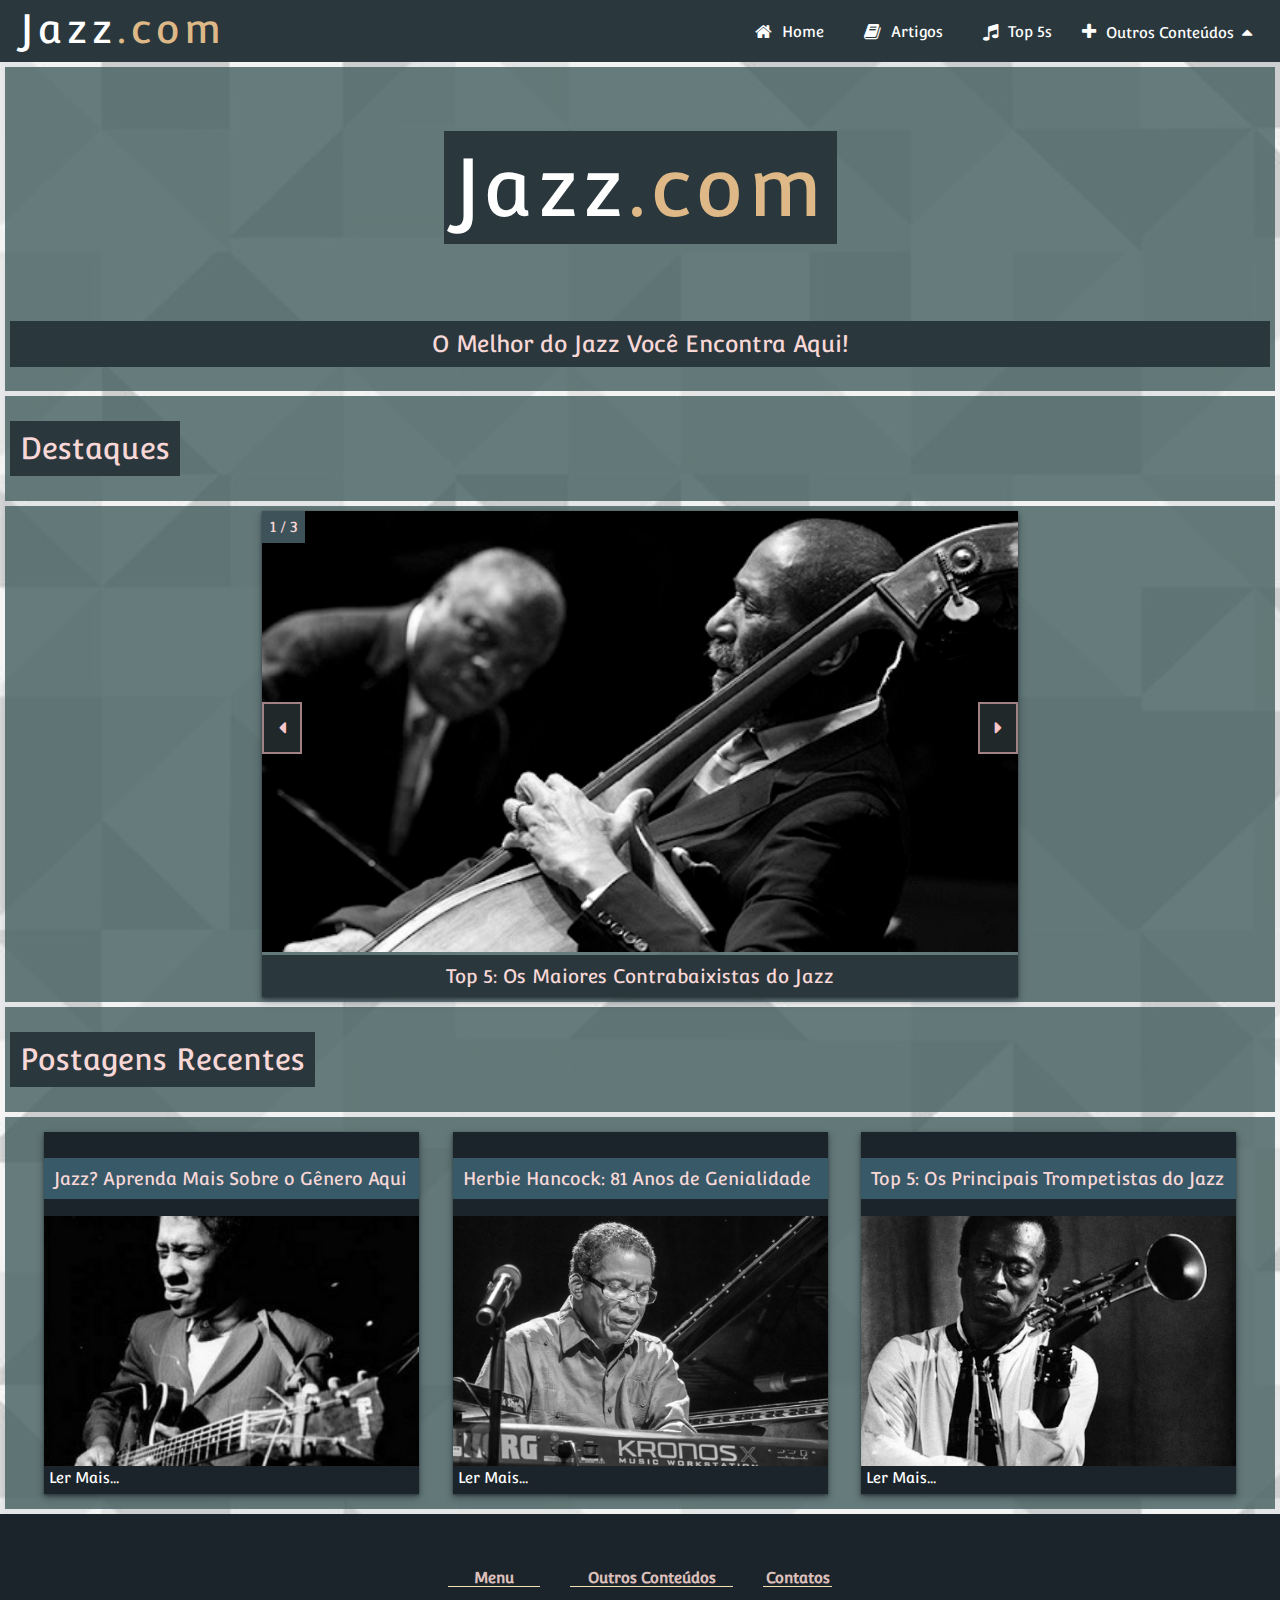
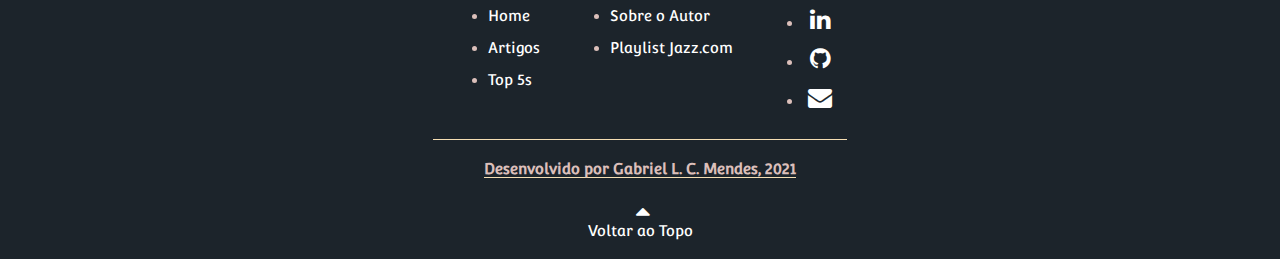
<file: index.html>
<!DOCTYPE html>
<html lang="en">

<head>
  <meta charset="UTF-8">
  <meta http-equiv="X-UA-Compatible" content="IE=edge">
  <meta name="viewport" content="width=device-width, initial-scale=1.0">
  <link rel="stylesheet" type="text/css" href="css/estilo_header.css">
  <link rel="stylesheet" type="text/css" href="css/estilo_corpo.css">
  <link rel="stylesheet" type="text/css" href="css/estilo_banner.css">
  <link rel="stylesheet" href="https://fonts.googleapis.com/icon?family=Material+Icons">
  <link rel="stylesheet" href="https://cdnjs.cloudflare.com/ajax/libs/font-awesome/4.7.0/css/font-awesome.min.css">
  <link rel="shortcut icon" href="img/favicon.png" type="image/x-icon">
  <title>Jazz.com</title>
</head>

<body>

  <div id="header">

    <div id="logo">
      <a href="index.html">Jazz<span>.com</span></a>
    </div>

    <div class="menu" id="my_menu">

      <div class="menu_content">
        <a href="index.html"><i class="fa fa-home"></i>Home</a>
        <a href="artigos.html"><i class="fa fa-book"></i>Artigos</a>
        <a href="top5s.html"><i class="fa fa-music" aria-hidden="true"></i>
          Top 5s</a>

        <div class="dropdown" onmouseenter="mouseenter()" onmouseleave="hide_dropdown()" onclick="show_hide()">
          <button class="btt_dropdown" id="dropdown"><i class="fa fa-plus" aria-hidden="true"></i>Outros Conteúdos<i
              class="fa fa-caret-up">
            </i>
          </button>

          <div class="dropdown_content">
            <a href="gabriel.html"><i class="fa fa-user" aria-hidden="true"></i>Sobre o Autor</a>
            <a href="https://open.spotify.com/playlist/6j4eMju090KIsAgsbShxAk?si=f2cde002cc424899" target="_blank"
              rel="noopener noreferrer"> <i class="fa fa-spotify"></i>Playlist Jazz.com
            </a>
          </div>

        </div>

      </div>
      <a href="#" onclick="show_menu()" class="menu_btt">
        <i class="material-icons" style="font-size:40px;"> menu</i>
      </a>
    </div>

  </div>

  <div class="container title_container">

    <div id="logo">
      <h1> <a href="index.html">Jazz<span>.com</span></a></h1>
    </div>
    <h2>O Melhor do Jazz Você Encontra Aqui! </h2>

  </div>

  <div class="container title_container">
    <h1>Destaques </h1>
  </div>

  <div class="container">

    <div id="img_container">
      <div class="wall">
        <a href="listabaixo.html">
          <div class="n_text"> 1 / 3 </div>
          <img src="img/banner/bannerbaixo.jpg">
          <div class="i_text"> Top 5: Os Maiores Contrabaixistas do Jazz</div>
        </a>
      </div>

      <div class="wall">
        <a href="listatrompete.html">
          <div class="n_text"> 2 / 3 </div>
          <img src="img/banner/bannertrompete.jpg">
          <div class="i_text"> Top 5: Os Principais Trompetistas do Jazz</div>
        </a>
      </div>

      <div class="wall">
        <a href="herbie.html">
          <div class="n_text"> 3 / 3 </div>
          <img src="img/banner/bannerherbie.jpg">
          <div class="i_text"> Herbie Hancock: 81 Anos de Genialidade</div>
        </a>
      </div>
      <a class="prev" onclick="nextSlide(-1)"><i class="fa fa-caret-left"></i> </a>
      <a class="next" onclick="nextSlide(1)"><i class="fa fa-caret-right"></i> </a>

    </div>

  </div>

  <div class="container title_container">
    <h1>Postagens Recentes</h1>
  </div>

  <div class="container item_container">

    <div class="item">
      <a href="jazz.html">
        <h3>Jazz? Aprenda Mais Sobre o Gênero Aqui</h3>
        <img src="img/jazz.jpg">
        <span>Ler Mais...</span>
      </a>
    </div>

    <div class="item">
      <a href="herbie.html">
        <h3>Herbie Hancock: 81 Anos de Genialidade</h3>
        <img src="img/herbie.jpg">
        <span>Ler Mais...</span>
      </a>
    </div>

    <div class="item">
      <a href="listatrompete.html">
        <h3>Top 5: Os Principais Trompetistas do Jazz</h3>
        <img src="img/trompete.jpg">
        <span>Ler Mais...</span>
      </a>
    </div>

  </div>

  <div id="footer">

    <div class="footer_content">

      <div class="footer_menu">
        <h4>Menu</h4>
        <ul>
          <li> <a href="index.html">Home</a></li>
        </ul>
        <ul>
          <li> <a href="artigos.html">Artigos</a></li>
        </ul>
        <ul>
          <li> <a href="top5s.html">Top 5s</a></li>
        </ul>
      </div>

      <div class="footer_menu">
        <h4>Outros Conteúdos</h4>
        <ul>
          <li> <a href="gabriel.html">Sobre o Autor</a></li>
        </ul>
        <ul>
          <li> <a href="https://open.spotify.com/playlist/6j4eMju090KIsAgsbShxAk?si=f2cde002cc424899" target="_blank"
              rel="noopener noreferrer">Playlist Jazz.com </a></li>
        </ul>
      </div>

      <div class="footer_menu">
        <h4>Contatos</h4>
        <ul>
          <li> <a href="https://www.linkedin.com/in/gabriel-lucas-c-mendes-2a8ab9187/" target="_blank"
              rel="noopener noreferrer">
              <i class="fa fa-linkedin" aria-hidden="true"></i>
            </a></li>
        </ul>
        <ul>
          <li> <a href="https://github.com/gabrielmendes100" target="_blank" rel="noopener noreferrer">
              <i class="fa fa-github" aria-hidden="true"></i>
            </a></li>
        </ul>
        <ul>
          <li> <a href="mailto: gabriel.lucascolangelo@gmail.com">
              <i class="fa fa-envelope" aria-hidden="true"></i>
            </a></li>
        </ul>
      </div>

    </div>
    <h4>Desenvolvido por Gabriel L. C. Mendes, 2021</h4>

    <a href="#"> <i class="fa fa-caret-up"></i>
      Voltar ao Topo
    </a>

  </div>

</body>

<script src="js/banner.js"></script>
<script src="js/menu.js"></script>

</html>
</file>
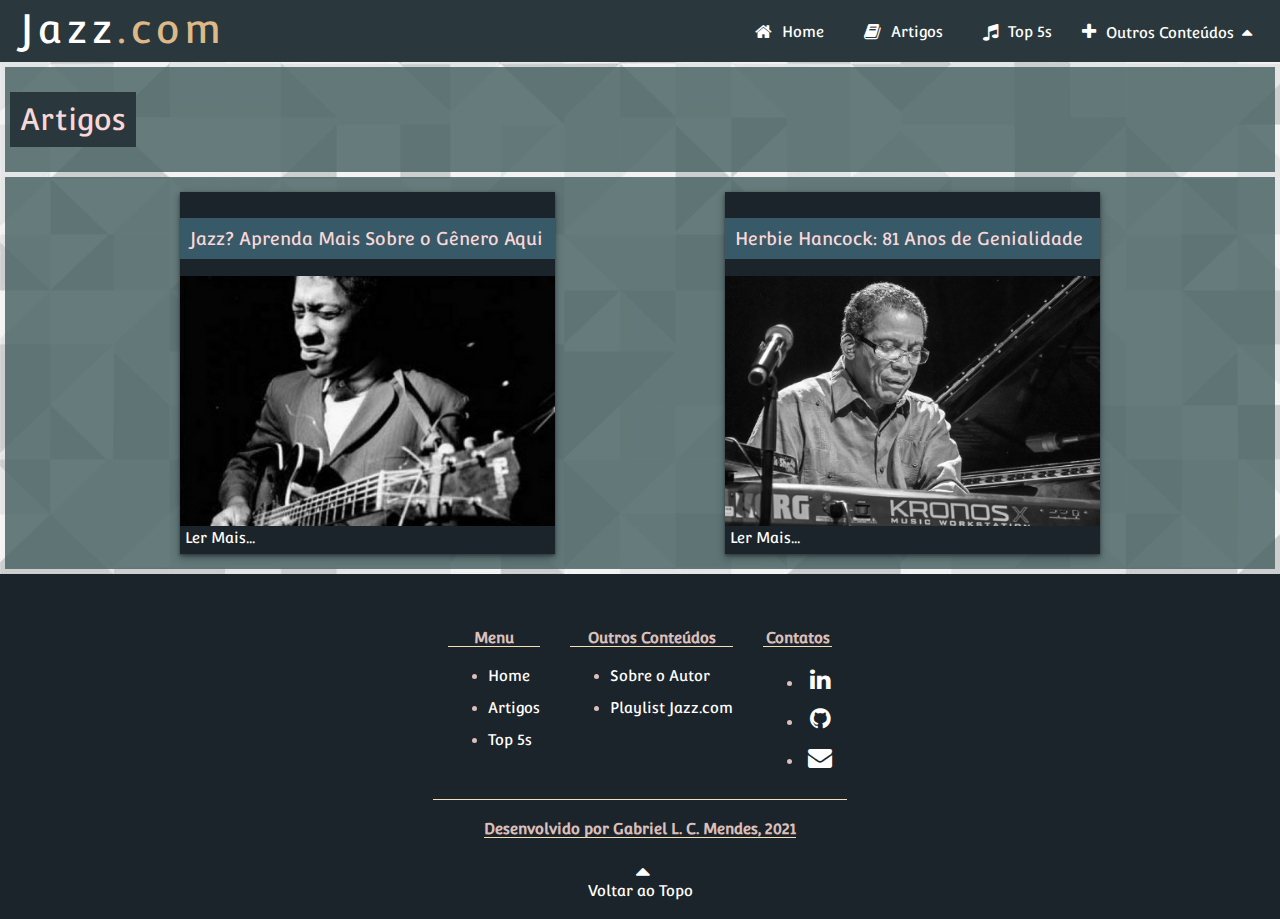
<file: artigos.html>
<!DOCTYPE html>
<html lang="en">

<head>
  <meta charset="UTF-8">
  <meta http-equiv="X-UA-Compatible" content="IE=edge">
  <meta name="viewport" content="width=device-width, initial-scale=1.0">
  <link rel="stylesheet" type="text/css" href="css/estilo_header.css">
  <link rel="stylesheet" type="text/css" href="css/estilo_corpo.css">
  <link rel="stylesheet" type="text/css" href="css/estilo_banner.css">
  <link rel="stylesheet" href="https://fonts.googleapis.com/icon?family=Material+Icons">
  <link rel="stylesheet" href="https://cdnjs.cloudflare.com/ajax/libs/font-awesome/4.7.0/css/font-awesome.min.css">
  <link rel="shortcut icon" href="img/favicon.png" type="image/x-icon">
  <title>Jazz.com</title>
</head>

<body>

  <div id="header">

    <div id="logo">
      <a href="index.html">Jazz<span>.com</span></a>
    </div>

    <div class="menu" id="my_menu">

      <div class="menu_content">
        <a href="index.html"><i class="fa fa-home"></i>Home</a>
        <a href="artigos.html"><i class="fa fa-book"></i>Artigos</a>
        <a href="top5s.html"><i class="fa fa-music" aria-hidden="true"></i>
          Top 5s</a>

        <div class="dropdown" onmouseenter="mouseenter()" onmouseleave="hide_dropdown()" onclick="show_hide()">
          <button class="btt_dropdown" id="dropdown"><i class="fa fa-plus" aria-hidden="true"></i>Outros Conteúdos<i
              class="fa fa-caret-up">
            </i>
          </button>

          <div class="dropdown_content">
            <a href="gabriel.html"><i class="fa fa-user" aria-hidden="true"></i>Sobre o Autor</a>
            <a href="https://open.spotify.com/playlist/6j4eMju090KIsAgsbShxAk?si=f2cde002cc424899" target="_blank"
              rel="noopener noreferrer"> <i class="fa fa-spotify"></i> Playlist Jazz.com
            </a>
          </div>

        </div>

      </div>
      <a href="#" onclick="show_menu()" class="menu_btt">
        <i class="material-icons" style="font-size:40px;"> menu</i>
      </a>

    </div>

  </div>

  <div class="container title_container">
    <h1>Artigos</h1>
  </div>

  <div class="container item_container">

    <div class="item">
      <a href="jazz.html">
        <h3>Jazz? Aprenda Mais Sobre o Gênero Aqui</h3>
        <img src="img/jazz.jpg">
        <span>Ler Mais...</span>
      </a>
    </div>

    <div class="item">
      <a href="herbie.html">
        <h3>Herbie Hancock: 81 Anos de Genialidade</h3>
        <img src="img/herbie.jpg">
        <span>Ler Mais...</span>
      </a>
    </div>

  </div>

  <div id="footer">

    <div class="footer_content">

      <div class="footer_menu">
        <h4>Menu</h4>
        <ul>
          <li> <a href="index.html">Home</a></li>
        </ul>
        <ul>
          <li> <a href="artigos.html">Artigos</a></li>
        </ul>
        <ul>
          <li> <a href="top5s.html">Top 5s</a></li>
        </ul>
      </div>

      <div class="footer_menu">
        <h4>Outros Conteúdos</h4>
        <ul>
          <li> <a href="gabriel.html">Sobre o Autor</a></li>
        </ul>
        <ul>
          <li> <a href="https://open.spotify.com/playlist/6j4eMju090KIsAgsbShxAk?si=f2cde002cc424899" target="_blank"
              rel="noopener noreferrer">Playlist Jazz.com </a></li>
        </ul>
      </div>

      <div class="footer_menu">
        <h4>Contatos</h4>
        <ul>
          <li> <a href="https://www.linkedin.com/in/gabriel-lucas-c-mendes-2a8ab9187/" target="_blank"
              rel="noopener noreferrer">
              <i class="fa fa-linkedin" aria-hidden="true"></i>
            </a></li>
        </ul>
        <ul>
          <li> <a href="https://github.com/gabrielmendes100" target="_blank" rel="noopener noreferrer">
              <i class="fa fa-github" aria-hidden="true"></i>
            </a></li>
        </ul>
        <ul>
          <li> <a href="mailto: gabriel.lucascolangelo@gmail.com">
              <i class="fa fa-envelope" aria-hidden="true"></i>
            </a></li>
        </ul>
      </div>

    </div>
    <h4>Desenvolvido por Gabriel L. C. Mendes, 2021</h4>

    <a href="#"> <i class="fa fa-caret-up"></i>
      Voltar ao Topo
    </a>

  </div>

</body>

<script src="js/menu.js"></script>

</html>
</file>
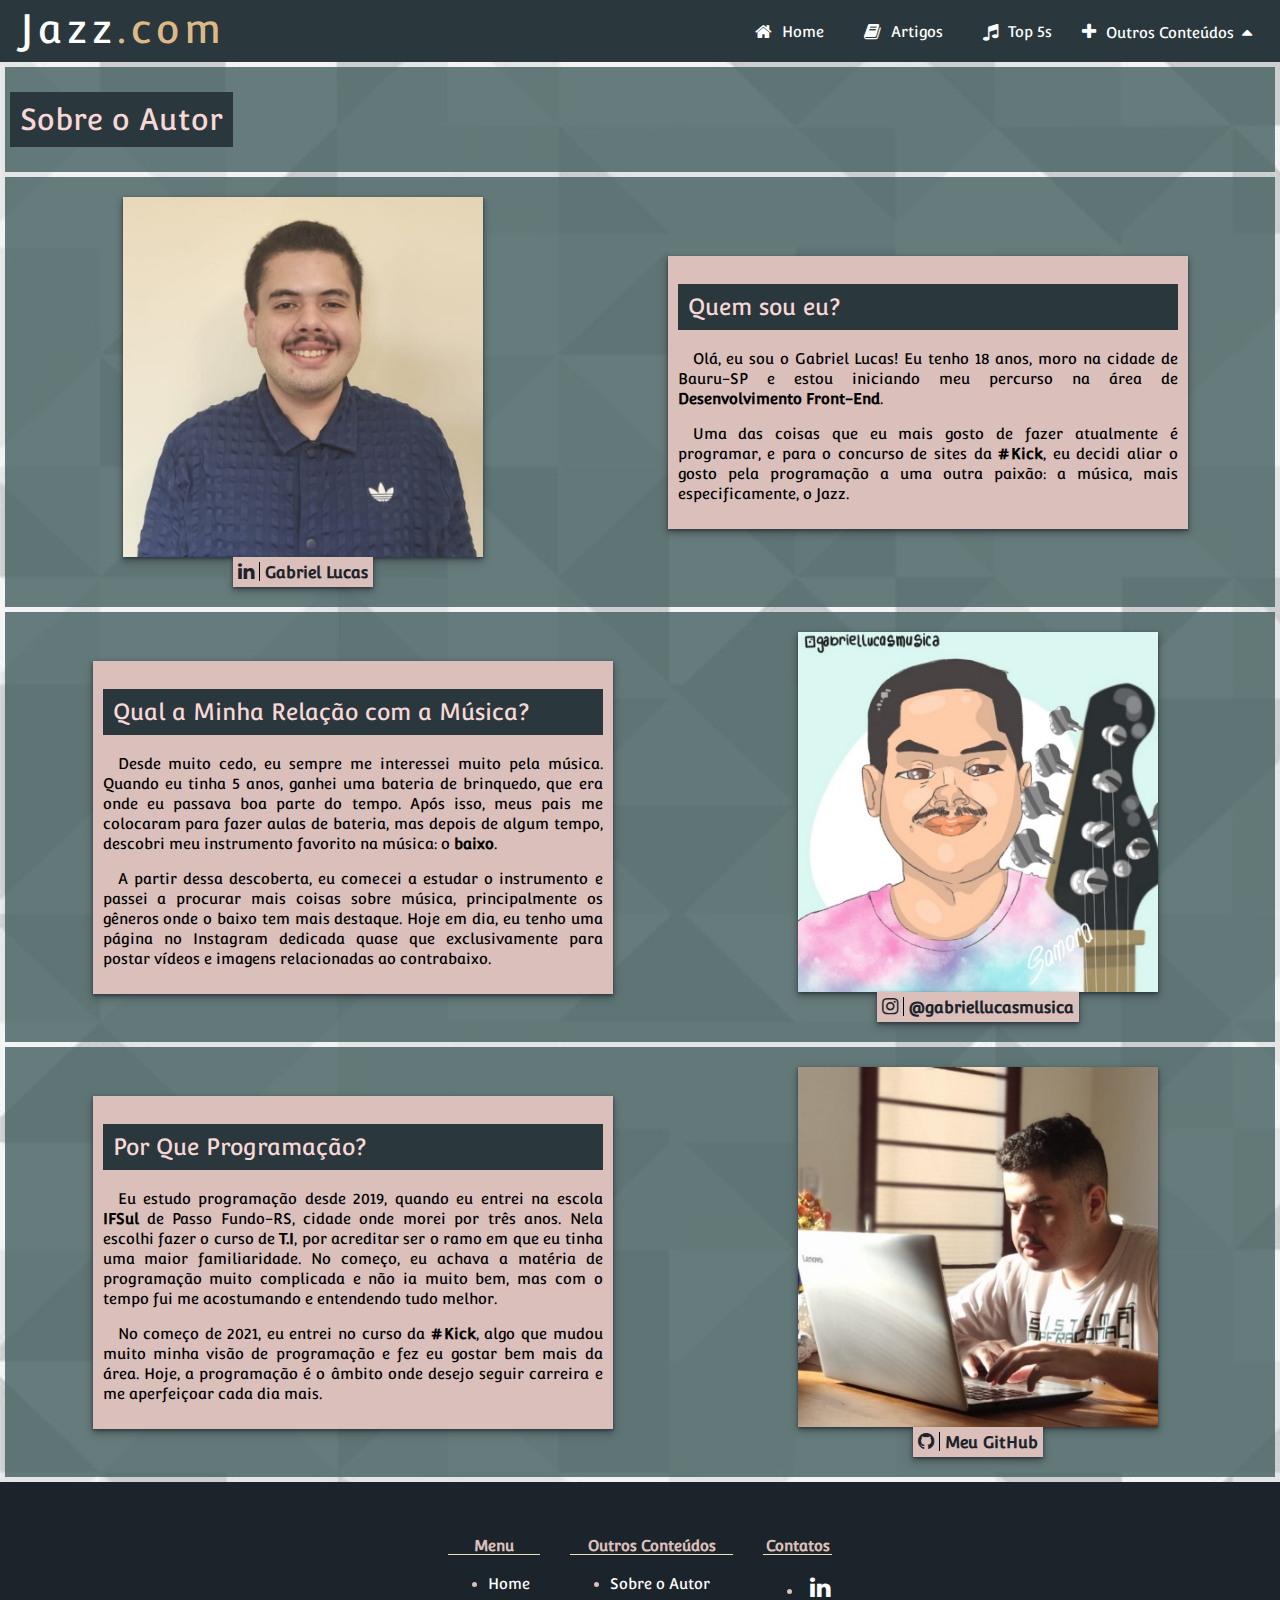
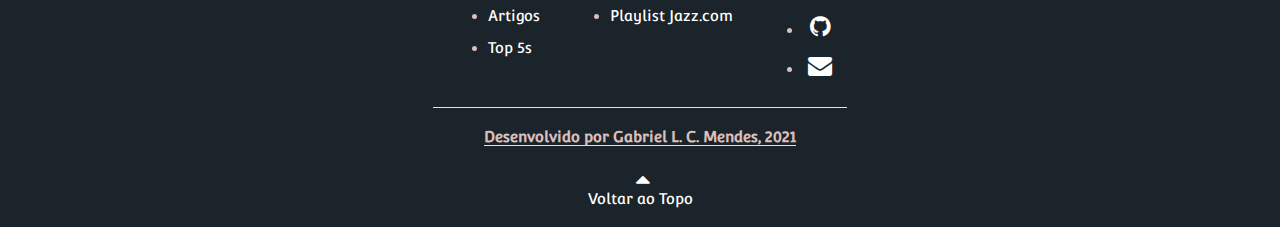
<file: gabriel.html>
<!DOCTYPE html>
<html lang="en">

<head>
   <meta charset="UTF-8">
   <meta http-equiv="X-UA-Compatible" content="IE=edge">
   <meta name="viewport" content="width=device-width, initial-scale=1.0">
   <link rel="stylesheet" type="text/css" href="css/estilo_header.css">
   <link rel="stylesheet" type="text/css" href="css/estilo_corpo.css">
   <link rel="stylesheet" type="text/css" href="css/estilo_banner.css">
   <link rel="stylesheet" href="https://fonts.googleapis.com/icon?family=Material+Icons">
   <link rel="stylesheet" href="https://cdnjs.cloudflare.com/ajax/libs/font-awesome/4.7.0/css/font-awesome.min.css">
   <link rel="shortcut icon" href="img/favicon.png" type="image/x-icon">
   <title>Jazz.com</title>
</head>

<body>

   <div id="header">

      <div id="logo">
         <a href="index.html">Jazz<span>.com</span></a>
      </div>

      <div class="menu" id="my_menu">

         <div class="menu_content">
            <a href="index.html"><i class="fa fa-home"></i>Home</a>
            <a href="artigos.html"><i class="fa fa-book"></i>Artigos</a>
            <a href="top5s.html"><i class="fa fa-music" aria-hidden="true"></i>
               Top 5s</a>

            <div class="dropdown" onmouseenter="mouseenter()" onmouseleave="hide_dropdown()" onclick="show_hide()">
               <button class="btt_dropdown" id="dropdown"><i class="fa fa-plus" aria-hidden="true"></i>Outros
                  Conteúdos<i class="fa fa-caret-up">
                  </i>
               </button>

               <div class="dropdown_content">
                  <a href="gabriel.html"><i class="fa fa-user" aria-hidden="true"></i>Sobre o Autor</a>
                  <a href="https://open.spotify.com/playlist/6j4eMju090KIsAgsbShxAk?si=f2cde002cc424899" target="_blank"
                     rel="noopener noreferrer"> <i class="fa fa-spotify"></i> Playlist Jazz.com
                  </a>
               </div>

            </div>

         </div>
         <a href="#" onclick="show_menu()" class="menu_btt">
            <i class="material-icons" style="font-size:40px;"> menu</i>
         </a>

      </div>

   </div>

   <div class="container title_container">
      <h1>Sobre o Autor</h1>
   </div>

   <div class="container text_container">

      <div class="article">
         <img src="img/artigos/gabriel.jpg" alt="">
         <span> <a href="https://www.linkedin.com/in/gabriel-lucas-c-mendes-2a8ab9187/" target="_blank" target="_blank"
               rel="noopener noreferrer">
               <i class="fa fa-linkedin" aria-hidden="true" style="color:#1C242B;"></i>
               Gabriel Lucas</a></span>
      </div>

      <div class="article text">
         <h2> Quem sou eu?</h2>
         <p>Olá, eu sou o Gabriel Lucas! Eu tenho 18 anos, moro na cidade de Bauru-SP e estou iniciando meu percurso
            na área de <b>Desenvolvimento Front-End</b>.</p>
         <p>Uma das coisas que eu mais gosto de fazer atualmente é programar, e para o concurso de sites da
            <b>#Kick</b>, eu decidi aliar o gosto pela programação a uma outra paixão: a música, mais especificamente, o
            Jazz.
         </p>
      </div>

   </div>

   <div class="container text_container">

      <div class="article text">
         <h2>Qual a Minha Relação com a Música?</h2>
         <p>Desde muito cedo, eu sempre me interessei muito pela música. Quando eu tinha 5 anos, ganhei uma bateria de
            brinquedo, que era onde eu passava boa parte do tempo. Após isso, meus pais me colocaram para fazer aulas de
            bateria, mas depois de algum tempo, descobri meu instrumento favorito na música: o <b>baixo</b>.
         </p>
         <p>A partir dessa descoberta, eu comecei a estudar o instrumento e passei a procurar mais coisas sobre música,
            principalmente os gêneros onde o baixo tem mais destaque. Hoje em dia, eu tenho uma página no Instagram
            dedicada quase que exclusivamente para postar vídeos e imagens relacionadas ao contrabaixo.
         </p>
      </div>

      <div class="article">
         <img src="img/artigos/gabriel2.jpg" alt="">
         <span> <a href="https://www.instagram.com/gabriellucasmusica/?hl=pt-br" target="_blank"
               rel="noopener noreferrer">
               <i class="fa fa-instagram" aria-hidden="true" style="color:#1C242B;"></i>
               @gabriellucasmusica</a></span>
      </div>

   </div>

   <div class="container text_container">
      <div class="article text">
         <h2>Por Que Programação?</h2>
         <p>Eu estudo programação desde 2019, quando eu entrei na escola <b>IFSul</b> de Passo Fundo-RS, cidade onde
            morei por três anos. Nela escolhi fazer o curso de <b>T.I</b>, por acreditar ser o ramo em que eu tinha uma
            maior familiaridade. No começo, eu achava a matéria de programação muito complicada e não ia muito bem, mas
            com o tempo fui me acostumando e entendendo tudo melhor.</p>
         <p>No começo de 2021, eu entrei no curso da <b>#Kick</b>, algo que mudou muito minha visão de programação e fez
            eu gostar bem mais da área. Hoje, a programação é o âmbito onde desejo seguir carreira e me aperfeiçoar cada
            dia mais.</p>
      </div>

      <div class="article">
         <img src="img/artigos/gabriel3.jpg" alt="">
         <span> <a href="https://github.com/gabrielmendes100" target="_blank" target="_blank"
            rel="noopener noreferrer">
            <i class="fa fa-github" aria-hidden="true" style="color:#1C242B;"></i>
            Meu GitHub</a></span>
      </div>

   </div>

   <div id="footer">

      <div class="footer_content">

         <div class="footer_menu">
            <h4>Menu</h4>
            <ul>
               <li> <a href="index.html">Home</a></li>
            </ul>
            <ul>
               <li> <a href="artigos.html">Artigos</a></li>
            </ul>
            <ul>
               <li> <a href="top5s.html">Top 5s</a></li>
            </ul>
         </div>

         <div class="footer_menu">
            <h4>Outros Conteúdos</h4>
            <ul>
               <li> <a href="gabriel.html">Sobre o Autor</a></li>
            </ul>
            <ul>
               <li> <a href="https://open.spotify.com/playlist/6j4eMju090KIsAgsbShxAk?si=f2cde002cc424899"
                     target="_blank" rel="noopener noreferrer">Playlist Jazz.com </a></li>
            </ul>
         </div>

         <div class="footer_menu">
            <h4>Contatos</h4>
            <ul>
               <li> <a href="https://www.linkedin.com/in/gabriel-lucas-c-mendes-2a8ab9187/" target="_blank"
                     rel="noopener noreferrer">
                     <i class="fa fa-linkedin" aria-hidden="true"></i>
                  </a></li>
            </ul>
            <ul>
               <li> <a href="https://github.com/gabrielmendes100" target="_blank" rel="noopener noreferrer">
                     <i class="fa fa-github" aria-hidden="true"></i>
                  </a></li>
            </ul>
            <ul>
               <li> <a href="mailto: gabriel.lucascolangelo@gmail.com">
                     <i class="fa fa-envelope" aria-hidden="true"></i>
                  </a></li>
            </ul>
         </div>

      </div>
      <h4>Desenvolvido por Gabriel L. C. Mendes, 2021</h4>

      <a href="#"> <i class="fa fa-caret-up"></i>
         Voltar ao Topo
      </a>

   </div>

</body>

<script src="js/menu.js"></script>

</html>
</file>
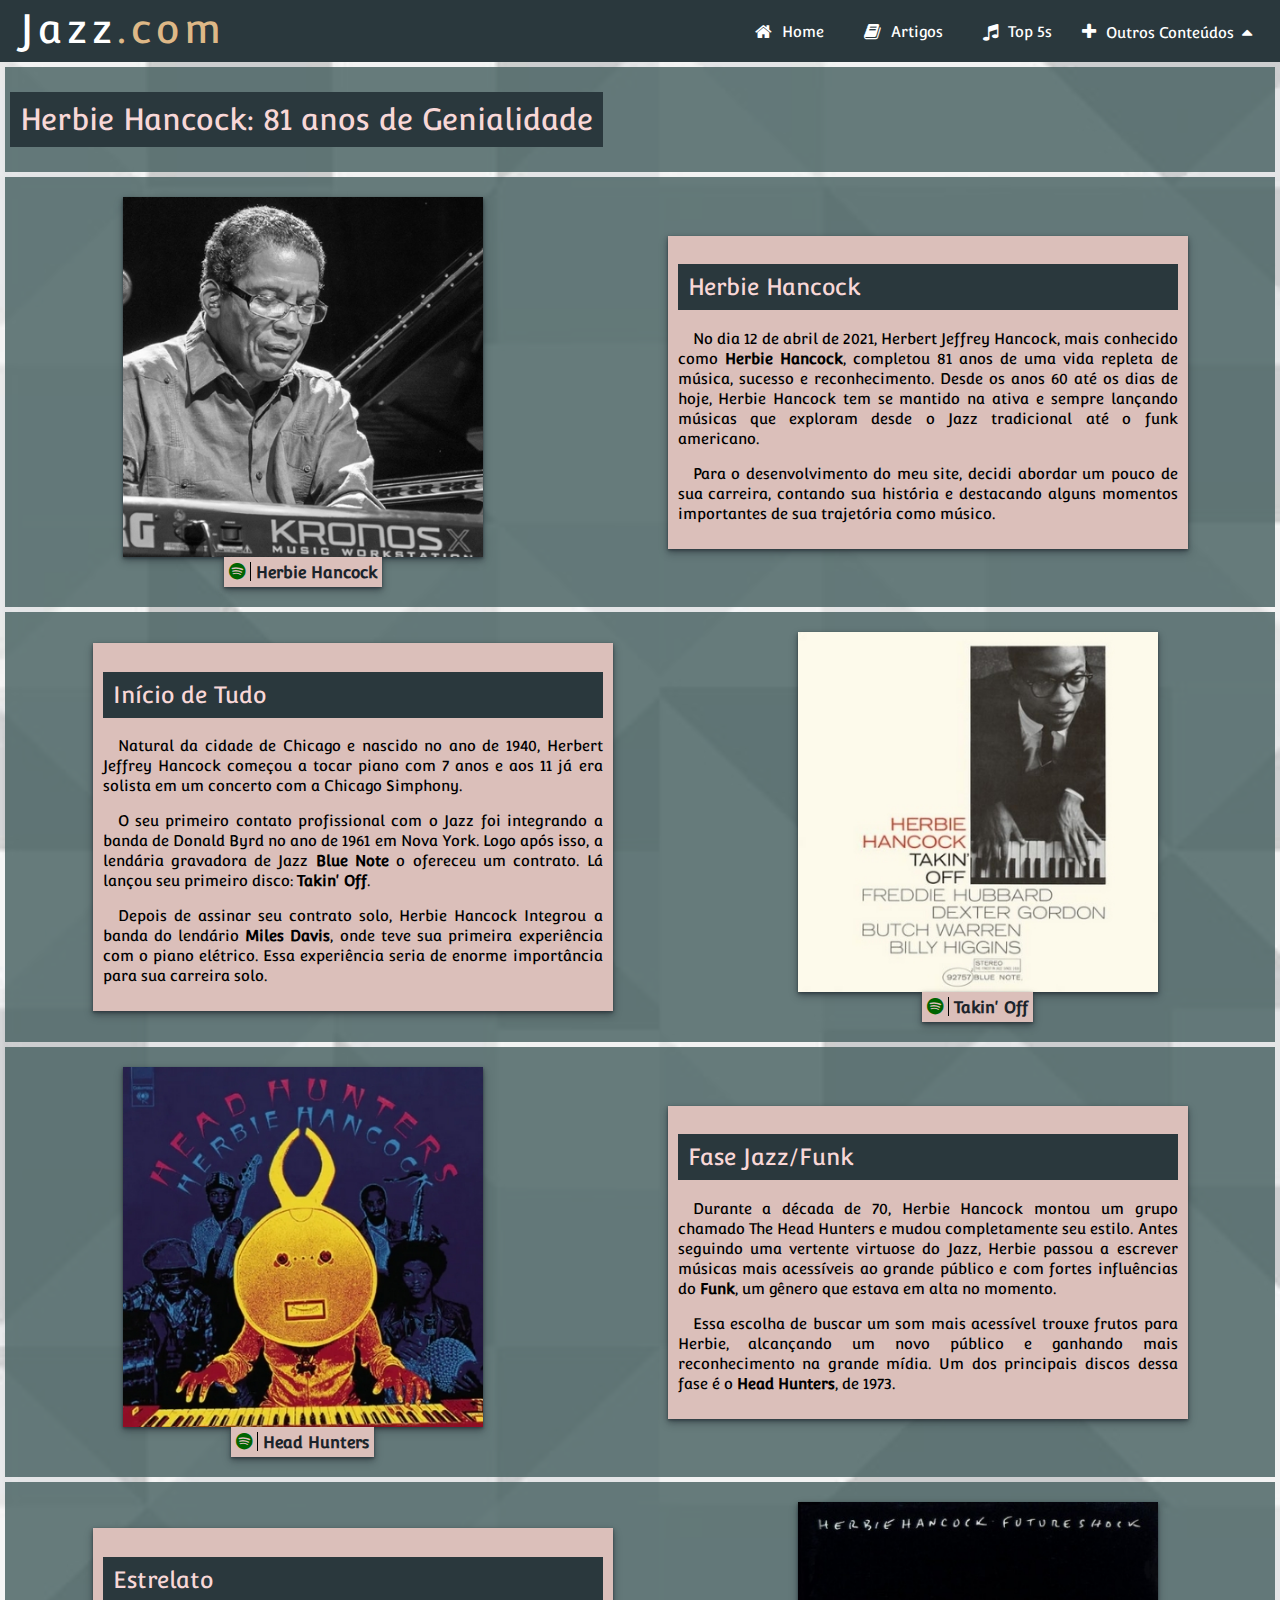
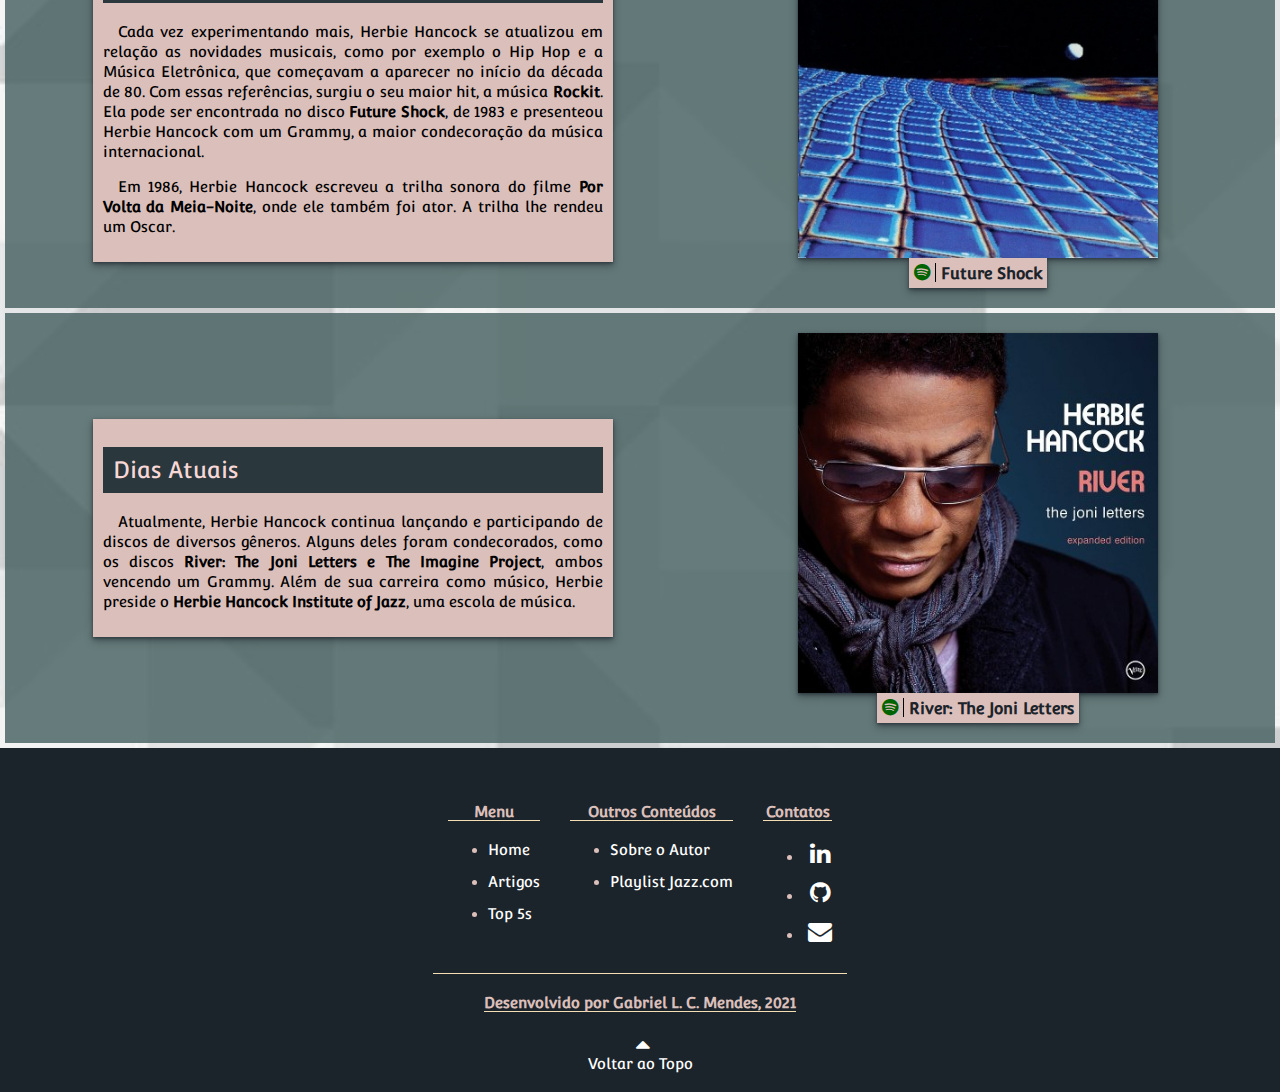
<file: herbie.html>
<!DOCTYPE html>
<html lang="en">

<head>
   <meta charset="UTF-8">
   <meta http-equiv="X-UA-Compatible" content="IE=edge">
   <meta name="viewport" content="width=device-width, initial-scale=1.0">
   <link rel="stylesheet" type="text/css" href="css/estilo_header.css">
   <link rel="stylesheet" type="text/css" href="css/estilo_corpo.css">
   <link rel="stylesheet" type="text/css" href="css/estilo_banner.css">
   <link rel="stylesheet" href="https://fonts.googleapis.com/icon?family=Material+Icons">
   <link rel="stylesheet" href="https://cdnjs.cloudflare.com/ajax/libs/font-awesome/4.7.0/css/font-awesome.min.css">
   <link rel="shortcut icon" href="img/favicon.png" type="image/x-icon">
   <title>Jazz.com</title>
</head>

<body>

   <div id="header">

      <div id="logo">
         <a href="index.html">Jazz<span>.com</span></a>
      </div>

      <div class="menu" id="my_menu">

         <div class="menu_content">
            <a href="index.html"><i class="fa fa-home"></i>Home</a>
            <a href="artigos.html"><i class="fa fa-book"></i>Artigos</a>
            <a href="top5s.html"><i class="fa fa-music" aria-hidden="true"></i>
               Top 5s</a>

            <div class="dropdown" onmouseenter="mouseenter()" onmouseleave="hide_dropdown()" onclick="show_hide()">
               <button class="btt_dropdown" id="dropdown"><i class="fa fa-plus" aria-hidden="true"></i>Outros
                  Conteúdos<i class="fa fa-caret-up">
                  </i>
               </button>

               <div class="dropdown_content">
                  <a href="gabriel.html"><i class="fa fa-user" aria-hidden="true"></i>Sobre o Autor</a>
                  <a href="https://open.spotify.com/playlist/6j4eMju090KIsAgsbShxAk?si=f2cde002cc424899" target="_blank"
                     rel="noopener noreferrer"> <i class="fa fa-spotify"></i> Playlist Jazz.com
                  </a>
               </div>

            </div>

         </div>
         <a href="#" onclick="show_menu()" class="menu_btt">
            <i class="material-icons" style="font-size:40px;"> menu</i>
         </a>

      </div>

   </div>

   <div class="container title_container">
      <h1>Herbie Hancock: 81 anos de Genialidade</h1>
   </div>

   <div class="container text_container">

      <div class="article">
         <img src="img/artigos/herbie.jpg" alt="">
         <span> <a href="https://open.spotify.com/artist/2ZvrvbQNrHKwjT7qfGFFUW?si=7QQCT1jsS66ak7SgNO8cOQ&dl_branch=1"
               target="_blank" rel="noopener noreferrer">
               <i class="fa fa-spotify" aria-hidden="true"></i>
               Herbie Hancock</a></span>
      </div>

      <div class="article text">
         <h2>Herbie Hancock</h2>
         <p> No dia 12 de abril de 2021, Herbert Jeffrey Hancock, mais conhecido como <b>Herbie Hancock</b>, completou
            81 anos de uma vida repleta de música, sucesso e
            reconhecimento. Desde os anos 60 até os dias de hoje, Herbie Hancock tem se mantido na ativa e sempre
            lançando músicas que
            exploram desde o Jazz tradicional até o funk americano.</p>
         <p>Para o desenvolvimento do meu site, decidi abordar um pouco de sua carreira, contando sua história e
            destacando alguns momentos importantes de sua trajetória como músico.</p>
      </div>

   </div>

   <div class="container text_container">

      <div class="article text">
         <h2>Início de Tudo</h2>
         <p>Natural da cidade de Chicago e nascido no ano de 1940, Herbert Jeffrey Hancock começou a tocar piano com 7
            anos e aos 11 já era solista em um concerto com a Chicago Simphony.</p>
         <p>O seu primeiro contato profissional com o Jazz foi integrando a banda de Donald Byrd no ano de 1961 em Nova
            York. Logo após isso, a lendária gravadora de Jazz <b>Blue Note</b> o ofereceu um contrato. Lá lançou seu
            primeiro disco: <b>Takin' Off</b>.
         </p>
         <p>Depois de assinar seu contrato solo, Herbie Hancock Integrou a banda do lendário <b>Miles Davis</b>, onde
            teve sua
            primeira experiência com o piano elétrico. Essa experiência seria de enorme importância para sua carreira
            solo.
         </p>
      </div>

      <div class="article">
         <img src="img/artigos/herbiecd1.jpg" alt="">
         <span> <a href="https://open.spotify.com/album/61bXefFZqGbVkmb7qzIIOl?si=afUZ9Y2tRiCdImbc_mV7NA&dl_branch=1"
               target="_blank" rel="noopener noreferrer">
               <i class="fa fa-spotify" aria-hidden="true"></i>
               Takin' Off</a></span>
      </div>

   </div>

   <div class="container text_container">

      <div class="article">
         <img src="img/artigos/herbiecd2.jpg" alt="">
         <span> <a href="https://open.spotify.com/album/5fmIolILp5NAtNYiRPjhzA?si=vogCXh4ET2Sm0alPc5TJ3g&dl_branch=1"
               target="_blank" rel="noopener noreferrer">
               <i class="fa fa-spotify" aria-hidden="true"></i>
               Head Hunters</a></span>
      </div>

      <div class="article text">
         <h2>Fase Jazz/Funk</h2>
         <p>Durante a década de 70, Herbie Hancock montou um grupo chamado The Head Hunters e mudou completamente seu
            estilo. Antes seguindo uma vertente virtuose do Jazz, Herbie passou a escrever músicas mais acessíveis ao
            grande público e com fortes influências do <b>Funk</b>, um gênero que estava em alta no momento.
         </p>
         <p>Essa escolha de buscar um som mais acessível trouxe frutos para Herbie, alcançando um novo público e
            ganhando mais reconhecimento na grande mídia. Um dos principais discos dessa fase é o <b>Head Hunters</b>,
            de 1973.
      </div>

   </div>

   <div class="container text_container">

      <div class="article text">
         <h2>Estrelato</h2>
         <p>Cada vez experimentando mais, Herbie Hancock se atualizou em relação as novidades musicais, como por exemplo
            o Hip Hop e a Música Eletrônica, que começavam a aparecer no início da década de 80. Com essas referências,
            surgiu o seu maior hit, a música <b>Rockit</b>. Ela pode ser encontrada no disco <b>Future Shock</b>, de
            1983 e presenteou Herbie Hancock com um Grammy, a maior condecoração da música internacional.</p>
         <p>Em 1986, Herbie Hancock escreveu a trilha sonora do filme <b>Por Volta da Meia-Noite</b>, onde ele também
            foi ator. A trilha lhe rendeu um Oscar.
         </p>
      </div>

      <div class="article">
         <img src="img/artigos/herbiecd3.jpg" alt="">
         <span> <a href="https://open.spotify.com/album/108uNBYGawRo3aQiaA7lQY?si=sZV4abSYRK-tAKlpWj4GlA&dl_branch=1"
               target="_blank" rel="noopener noreferrer">
               <i class="fa fa-spotify" aria-hidden="true"></i>
               Future Shock</a></span>
      </div>

   </div>

   <div class="container text_container">

      <div class="article text">
         <h2>Dias Atuais</h2>
         <p>Atualmente, Herbie Hancock continua lançando e participando de discos de diversos gêneros. Alguns deles
            foram condecorados, como os discos<b> River: The Joni Letters e The Imagine Project</b>, ambos vencendo um
            Grammy. Além de sua carreira como músico, Herbie preside o <b>Herbie Hancock Institute of Jazz</b>, uma
            escola de
            música.
         </p>
      </div>

      <div class="article">
         <img src="img/artigos/herbiecd4.jpg" alt="">
         <span> <a href="https://open.spotify.com/album/4XkWqozX4Uqc0qwncCVZxi?si=VekY-cSbSGiIaci3cJ5HDA&dl_branch=1"
               target="_blank" rel="noopener noreferrer">
               <i class="fa fa-spotify" aria-hidden="true"></i>
               River: The Joni Letters</a></span>
      </div>

   </div>

   <div id="footer">

      <div class="footer_content">

         <div class="footer_menu">
            <h4>Menu</h4>
            <ul>
               <li> <a href="index.html">Home</a></li>
            </ul>
            <ul>
               <li> <a href="artigos.html">Artigos</a></li>
            </ul>
            <ul>
               <li> <a href="top5s.html">Top 5s</a></li>
            </ul>
         </div>

         <div class="footer_menu">
            <h4>Outros Conteúdos</h4>
            <ul>
               <li> <a href="gabriel.html">Sobre o Autor</a></li>
            </ul>
            <ul>
               <li> <a href="https://open.spotify.com/playlist/6j4eMju090KIsAgsbShxAk?si=f2cde002cc424899"
                     target="_blank" rel="noopener noreferrer">Playlist Jazz.com </a></li>
            </ul>
         </div>

         <div class="footer_menu">
            <h4>Contatos</h4>
            <ul>
               <li> <a href="https://www.linkedin.com/in/gabriel-lucas-c-mendes-2a8ab9187/" target="_blank"
                     rel="noopener noreferrer">
                     <i class="fa fa-linkedin" aria-hidden="true"></i>
                  </a></li>
            </ul>
            <ul>
               <li> <a href="https://github.com/gabrielmendes100" target="_blank" rel="noopener noreferrer">
                     <i class="fa fa-github" aria-hidden="true"></i>
                  </a></li>
            </ul>
            <ul>
               <li> <a href="mailto: gabriel.lucascolangelo@gmail.com">
                     <i class="fa fa-envelope" aria-hidden="true"></i>
                  </a></li>
            </ul>
         </div>

      </div>
      <h4>Desenvolvido por Gabriel L. C. Mendes, 2021</h4>

      <a href="#"> <i class="fa fa-caret-up"></i>
         Voltar ao Topo
      </a>

   </div>

</body>

<script src="js/menu.js"></script>

</html>
</file>
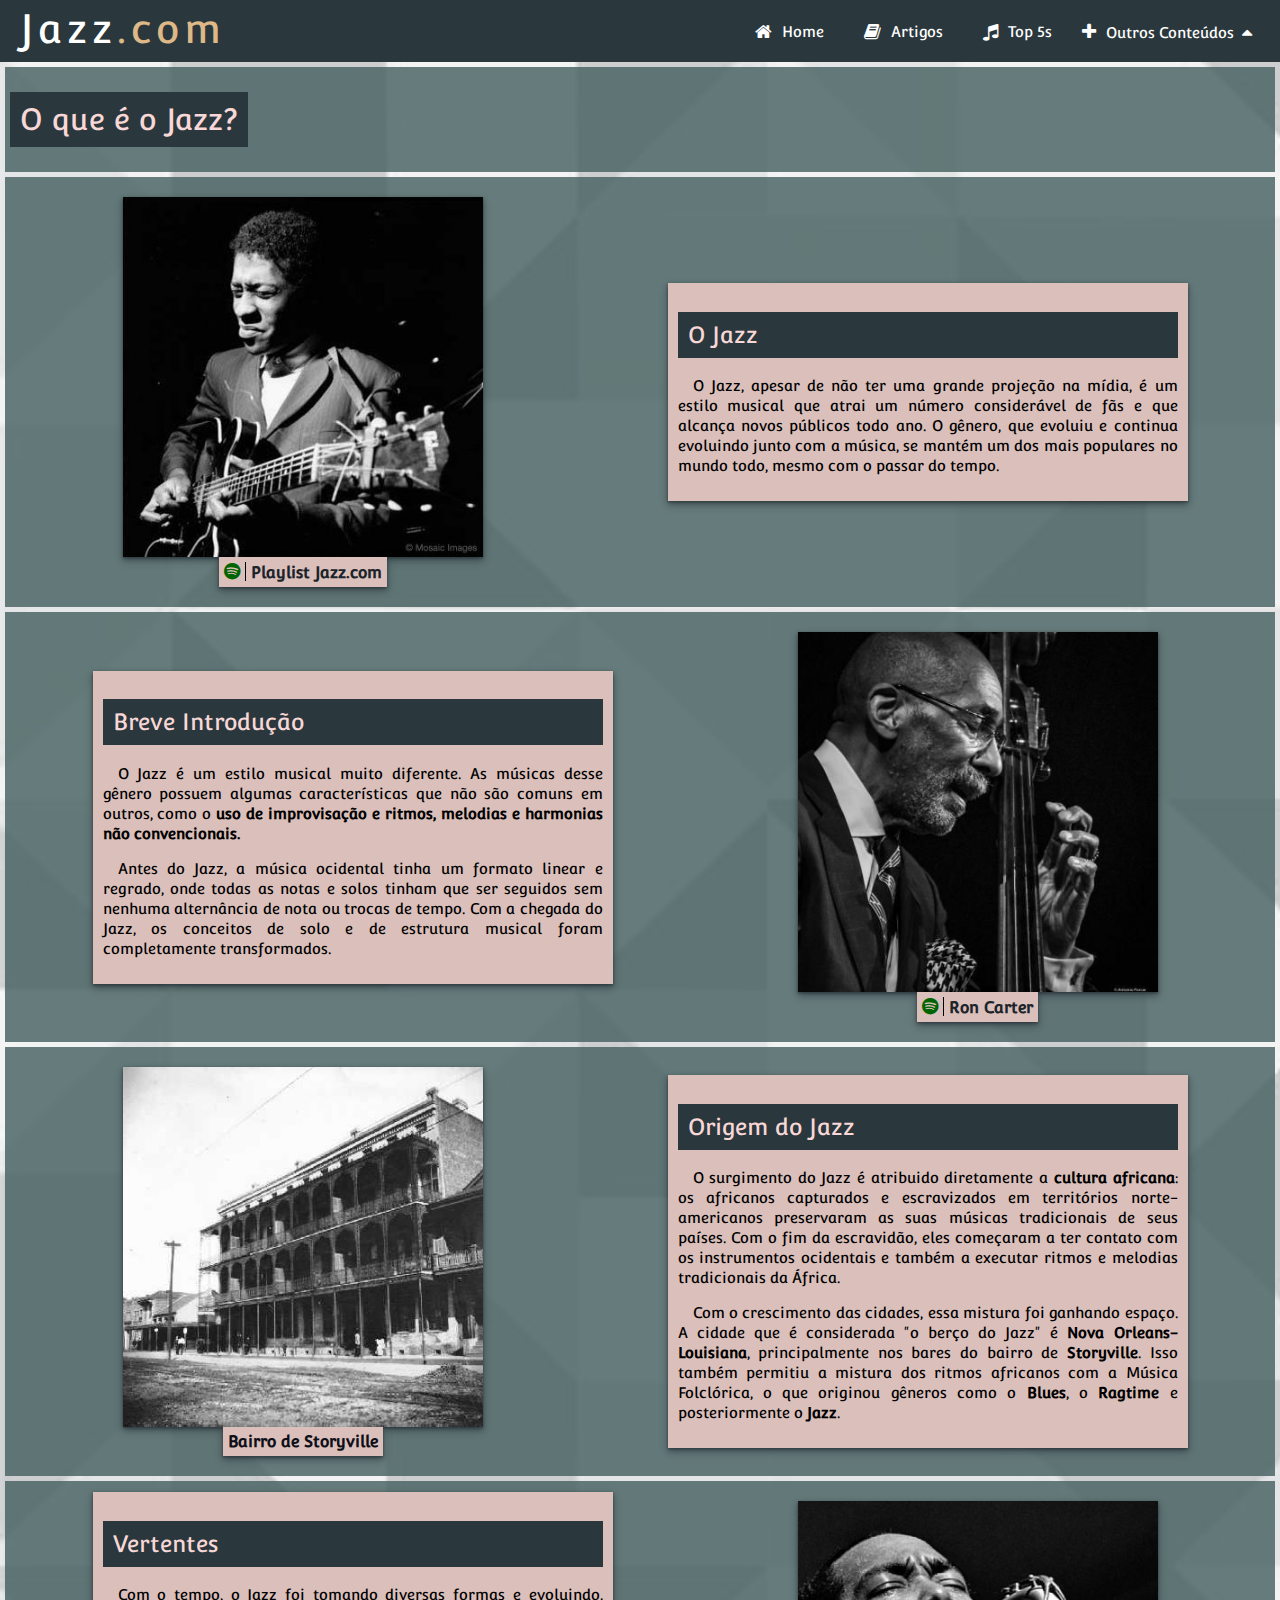
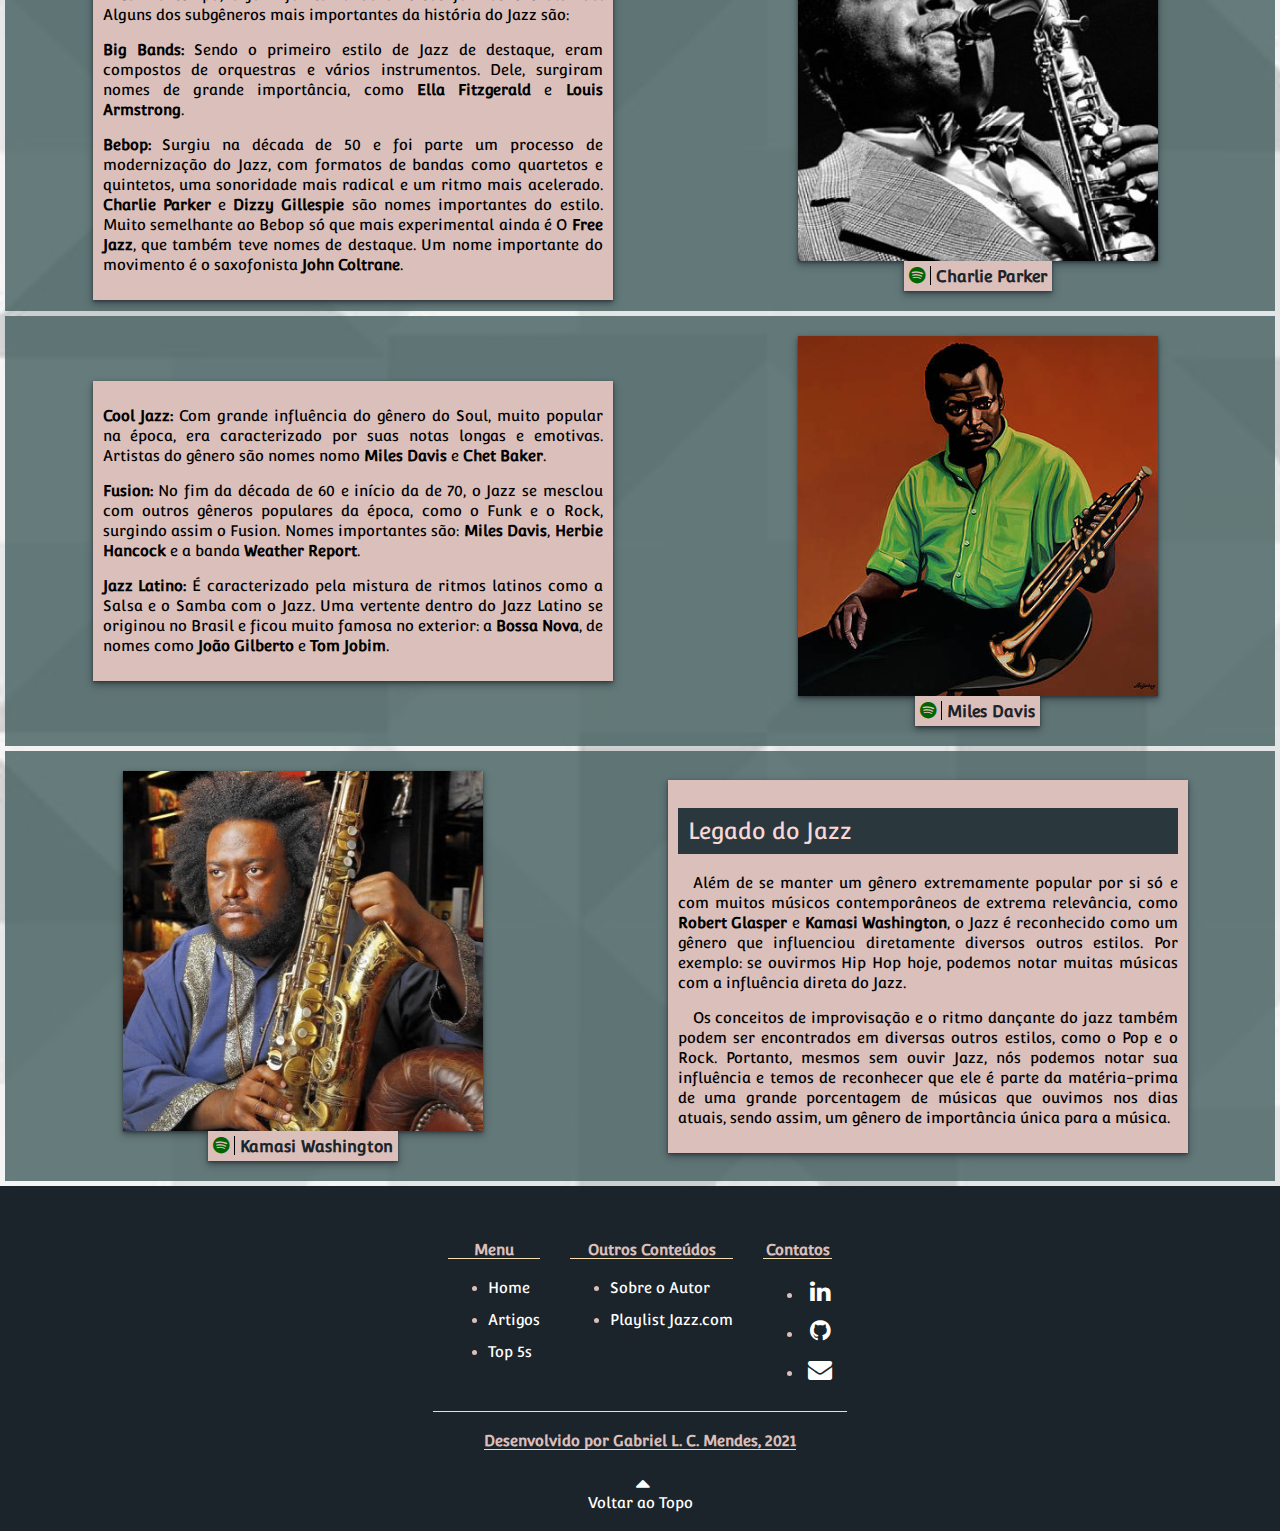
<file: jazz.html>
<!DOCTYPE html>
<html lang="en">

<head>
   <meta charset="UTF-8">
   <meta http-equiv="X-UA-Compatible" content="IE=edge">
   <meta name="viewport" content="width=device-width, initial-scale=1.0">
   <link rel="stylesheet" type="text/css" href="css/estilo_header.css">
   <link rel="stylesheet" type="text/css" href="css/estilo_corpo.css">
   <link rel="stylesheet" type="text/css" href="css/estilo_banner.css">
   <link rel="stylesheet" href="https://fonts.googleapis.com/icon?family=Material+Icons">
   <link rel="stylesheet" href="https://cdnjs.cloudflare.com/ajax/libs/font-awesome/4.7.0/css/font-awesome.min.css">
   <link rel="shortcut icon" href="img/favicon.png" type="image/x-icon">
   <title>Jazz.com</title>
</head>

<body>

   <div id="header">

      <div id="logo">
         <a href="index.html">Jazz<span>.com</span></a>
      </div>

      <div class="menu" id="my_menu">

         <div class="menu_content">
            <a href="index.html"><i class="fa fa-home"></i>Home</a>
            <a href="artigos.html"><i class="fa fa-book"></i>Artigos</a>
            <a href="top5s.html"><i class="fa fa-music" aria-hidden="true"></i>
               Top 5s</a>

            <div class="dropdown" onmouseenter="mouseenter()" onmouseleave="hide_dropdown()" onclick="show_hide()">
               <button class="btt_dropdown" id="dropdown"><i class="fa fa-plus" aria-hidden="true"></i>Outros
                  Conteúdos<i class="fa fa-caret-up">
                  </i>
               </button>

               <div class="dropdown_content">
                  <a href="gabriel.html"><i class="fa fa-user" aria-hidden="true"></i>Sobre o Autor</a>
                  <a href="https://open.spotify.com/playlist/6j4eMju090KIsAgsbShxAk?si=f2cde002cc424899" target="_blank"
                     rel="noopener noreferrer"> <i class="fa fa-spotify"></i> Playlist Jazz.com
                  </a>
               </div>

            </div>

         </div>

         <a href="#" onclick="show_menu()" class="menu_btt">
            <i class="material-icons" style="font-size:40px;"> menu</i>
         </a>
      </div>

   </div>

   <div class="container title_container">
      <h1>O que é o Jazz?</h1>
   </div>

   <div class="container text_container">

      <div class="article">
         <img src="img/artigos/jazz.jpg" alt="">
         <span> <a href="https://open.spotify.com/playlist/6j4eMju090KIsAgsbShxAk?si=293b18af8f274b51" target="_blank"
               rel="noopener noreferrer">
               <i class="fa fa-spotify" aria-hidden="true"></i>
               Playlist Jazz.com</a></span>
      </div>

      <div class="article text">
         <h2> O Jazz</h2>
         <p> O Jazz, apesar de não ter uma grande projeção na mídia, é um estilo musical que atrai um número
            considerável
            de fãs e que alcança novos públicos todo ano. O gênero, que evoluiu e continua evoluindo junto com a
            música, se mantém um dos mais populares no mundo todo, mesmo com o passar do tempo.
         </p>
      </div>

   </div>

   <div class="container text_container">

      <div class="article text">
         <h2>Breve Introdução</h2>
         <p>O Jazz é um estilo musical muito diferente. As músicas desse gênero possuem algumas
            características que não são comuns em outros, como o <b>uso de improvisação e ritmos, melodias e harmonias
               não convencionais.</b></p>
         <p>Antes do Jazz, a música ocidental tinha um formato linear e regrado,
            onde todas as notas e solos tinham que ser seguidos sem nenhuma alternância de nota ou trocas de tempo. Com
            a
            chegada do Jazz, os conceitos de solo e de estrutura musical foram completamente transformados.
         </p>
      </div>

      <div class="article">
         <img src="img/artigos/jazz2.jpg" alt="">
         <span> <a href="https://open.spotify.com/artist/4wnzivx3OQ3vjrySAdTdJP?si=BJkNMr2pT0W42oxg40fD5w&dl_branch=1"
               target="_blank" rel="noopener noreferrer">
               <i class="fa fa-spotify" aria-hidden="true"></i>
               Ron Carter</a></span>
      </div>

   </div>

   <div class="container text_container">

      <div class="article">
         <img src="img/artigos/jazz3.jpg" alt="">
         <span>
            Bairro de Storyville</span>
      </div>

      <div class="article text">
         <h2>Origem do Jazz</h2>
         <p> O surgimento do Jazz é atribuido diretamente a <b>cultura africana</b>: os africanos capturados e
            escravizados em territórios norte-americanos preservaram as suas músicas tradicionais de seus países. Com o
            fim da escravidão, eles começaram a ter contato com os instrumentos ocidentais e também a executar
            ritmos e melodias tradicionais da África.
         </p>
         <p>Com o crescimento das cidades, essa mistura foi ganhando espaço. A cidade que é considerada "o berço do
            Jazz" é <b>Nova Orleans-Louisiana</b>, principalmente nos bares do bairro de <b>Storyville</b>. Isso também
            permitiu a mistura dos ritmos africanos com a Música Folclórica, o que originou gêneros como o <b>Blues</b>,
            o
            <b>Ragtime</b> e posteriormente o <b>Jazz</b>.
      </div>

   </div>

   <div class="container text_container">

      <div class="article text">
         <h2>Vertentes</h2>
         <p>Com o tempo, o Jazz foi tomando diversas formas e evoluindo. Alguns dos subgêneros mais importantes da
            história
            do Jazz são:</p>
         <p style="text-indent: 0px;"> <b> Big Bands: </b> Sendo o primeiro estilo de Jazz de destaque, eram compostos
            de orquestras e vários instrumentos. Dele, surgiram nomes de grande importância, como <b>Ella Fitzgerald</b>
            e <b>Louis Armstrong</b>.
         </p>
         <p style="text-indent: 0px;"> <b>Bebop: </b> Surgiu na década de 50 e foi parte um processo de modernização do
            Jazz, com formatos de bandas como quartetos e quintetos, uma sonoridade mais radical e um ritmo mais
            acelerado. <b>Charlie Parker</b> e <b>Dizzy Gillespie</b> são nomes importantes do estilo. Muito semelhante
            ao Bebop só que mais experimental ainda é O <b>Free Jazz</b>, que também teve nomes de destaque. Um nome
            importante do movimento é o saxofonista <b>John Coltrane</b>.
         </p>
      </div>

      <div class="article">
         <img src="img/artigos/jazz4.jpeg" alt="">
         <span> <a href="https://open.spotify.com/artist/4Ww5mwS7BWYjoZTUIrMHfC?si=QNXJgynATbOX6upkKkP7Kg&dl_branch=1"
               target="_blank" rel="noopener noreferrer">
               <i class="fa fa-spotify" aria-hidden="true"></i>
               Charlie Parker</a></span>
      </div>

   </div>

   <div class="container text_container">

      <div class="article text">
         <p style="text-indent: 0px;"> <b>Cool Jazz: </b> Com grande influência do gênero do Soul, muito popular na
            época, era caracterizado por suas notas longas e emotivas. Artistas do gênero são nomes nomo <b>Miles
               Davis</b> e <b>Chet Baker</b>.
         </p>
         <p style="text-indent: 0px;"> <b>Fusion: </b> No fim da década de 60 e início da de 70, o Jazz se mesclou com
            outros gêneros populares da época, como o Funk e o Rock, surgindo assim o Fusion. Nomes importantes são:
            <b>Miles Davis</b>, <b>Herbie Hancock</b> e a banda <b>Weather Report</b>.
         </p>
         <p style="text-indent: 0px;"> <b>Jazz Latino: </b> É caracterizado pela mistura de ritmos latinos como a Salsa
            e o Samba com o Jazz. Uma vertente dentro do Jazz Latino se originou no Brasil e ficou muito famosa no
            exterior: a <b>Bossa Nova</b>, de nomes como <b>João Gilberto</b> e <b>Tom Jobim</b>.
         </p>
      </div>

      <div class="article">
         <img src="img/artigos/jazz5.jpg" alt="">
         <span> <a href="https://open.spotify.com/artist/0kbYTNQb4Pb1rPbbaF0pT4?si=gx_wFKfNS-28n-KzShGJ6A&dl_branch=1"
               target="_blank" rel="noopener noreferrer">
               <i class="fa fa-spotify" aria-hidden="true"></i>
               Miles Davis</a></span>
      </div>

   </div>

   <div class="container text_container">

      <div class="article">
         <img src="img/artigos/jazz6.jpg" alt="">
         <span> <a href="https://open.spotify.com/artist/6HQYnRM4OzToCYPpVBInuU?si=Fy-cQ-7lQh6IduL4q2VxPg&dl_branch=1"
               target="_blank" rel="noopener noreferrer">
               <i class="fa fa-spotify" aria-hidden="true"></i>
               Kamasi Washington</a></span>
      </div>

      <div class="article text">
         <h2>Legado do Jazz</h2>
         <p>Além de se manter um gênero extremamente popular por si só e com muitos músicos contemporâneos de extrema
            relevância, como <b>Robert Glasper</b> e <b>Kamasi Washington</b>, o Jazz é reconhecido como um
            gênero que influenciou diretamente diversos outros estilos. Por exemplo: se ouvirmos Hip Hop hoje, podemos
            notar muitas
            músicas com a influência direta do Jazz.</p>
         <p> Os conceitos de improvisação e o ritmo dançante do jazz também podem ser encontrados em diversas outros
            estilos, como o Pop e o Rock. Portanto, mesmos sem ouvir Jazz, nós podemos notar sua influência e temos de
            reconhecer que ele é parte da matéria-prima de uma grande porcentagem de músicas que ouvimos nos dias
            atuais, sendo assim, um gênero de importância única para a música. </p>
      </div>

   </div>

   <div id="footer">

      <div class="footer_content">

         <div class="footer_menu">
            <h4>Menu</h4>
            <ul>
               <li> <a href="index.html">Home</a></li>
            </ul>
            <ul>
               <li> <a href="artigos.html">Artigos</a></li>
            </ul>
            <ul>
               <li> <a href="top5s.html">Top 5s</a></li>
            </ul>
         </div>

         <div class="footer_menu">
            <h4>Outros Conteúdos</h4>
            <ul>
               <li> <a href="gabriel.html">Sobre o Autor</a></li>
            </ul>
            <ul>
               <li> <a href="https://open.spotify.com/playlist/6j4eMju090KIsAgsbShxAk?si=f2cde002cc424899"
                     target="_blank" rel="noopener noreferrer">Playlist Jazz.com </a></li>
            </ul>
         </div>

         <div class="footer_menu">
            <h4>Contatos</h4>
            <ul>
               <li> <a href="https://www.linkedin.com/in/gabriel-lucas-c-mendes-2a8ab9187/" target="_blank"
                     rel="noopener noreferrer">
                     <i class="fa fa-linkedin" aria-hidden="true"></i>
                  </a></li>
            </ul>
            <ul>
               <li> <a href="https://github.com/gabrielmendes100" target="_blank" rel="noopener noreferrer">
                     <i class="fa fa-github" aria-hidden="true"></i>
                  </a></li>
            </ul>
            <ul>
               <li> <a href="mailto: gabriel.lucascolangelo@gmail.com">
                     <i class="fa fa-envelope" aria-hidden="true"></i>
                  </a></li>
            </ul>
         </div>

      </div>
      <h4>Desenvolvido por Gabriel L. C. Mendes, 2021</h4>

      <a href="#"> <i class="fa fa-caret-up"></i>
         Voltar ao Topo
      </a>

   </div>

</body>

<script src="js/menu.js"></script>

</html>
</file>
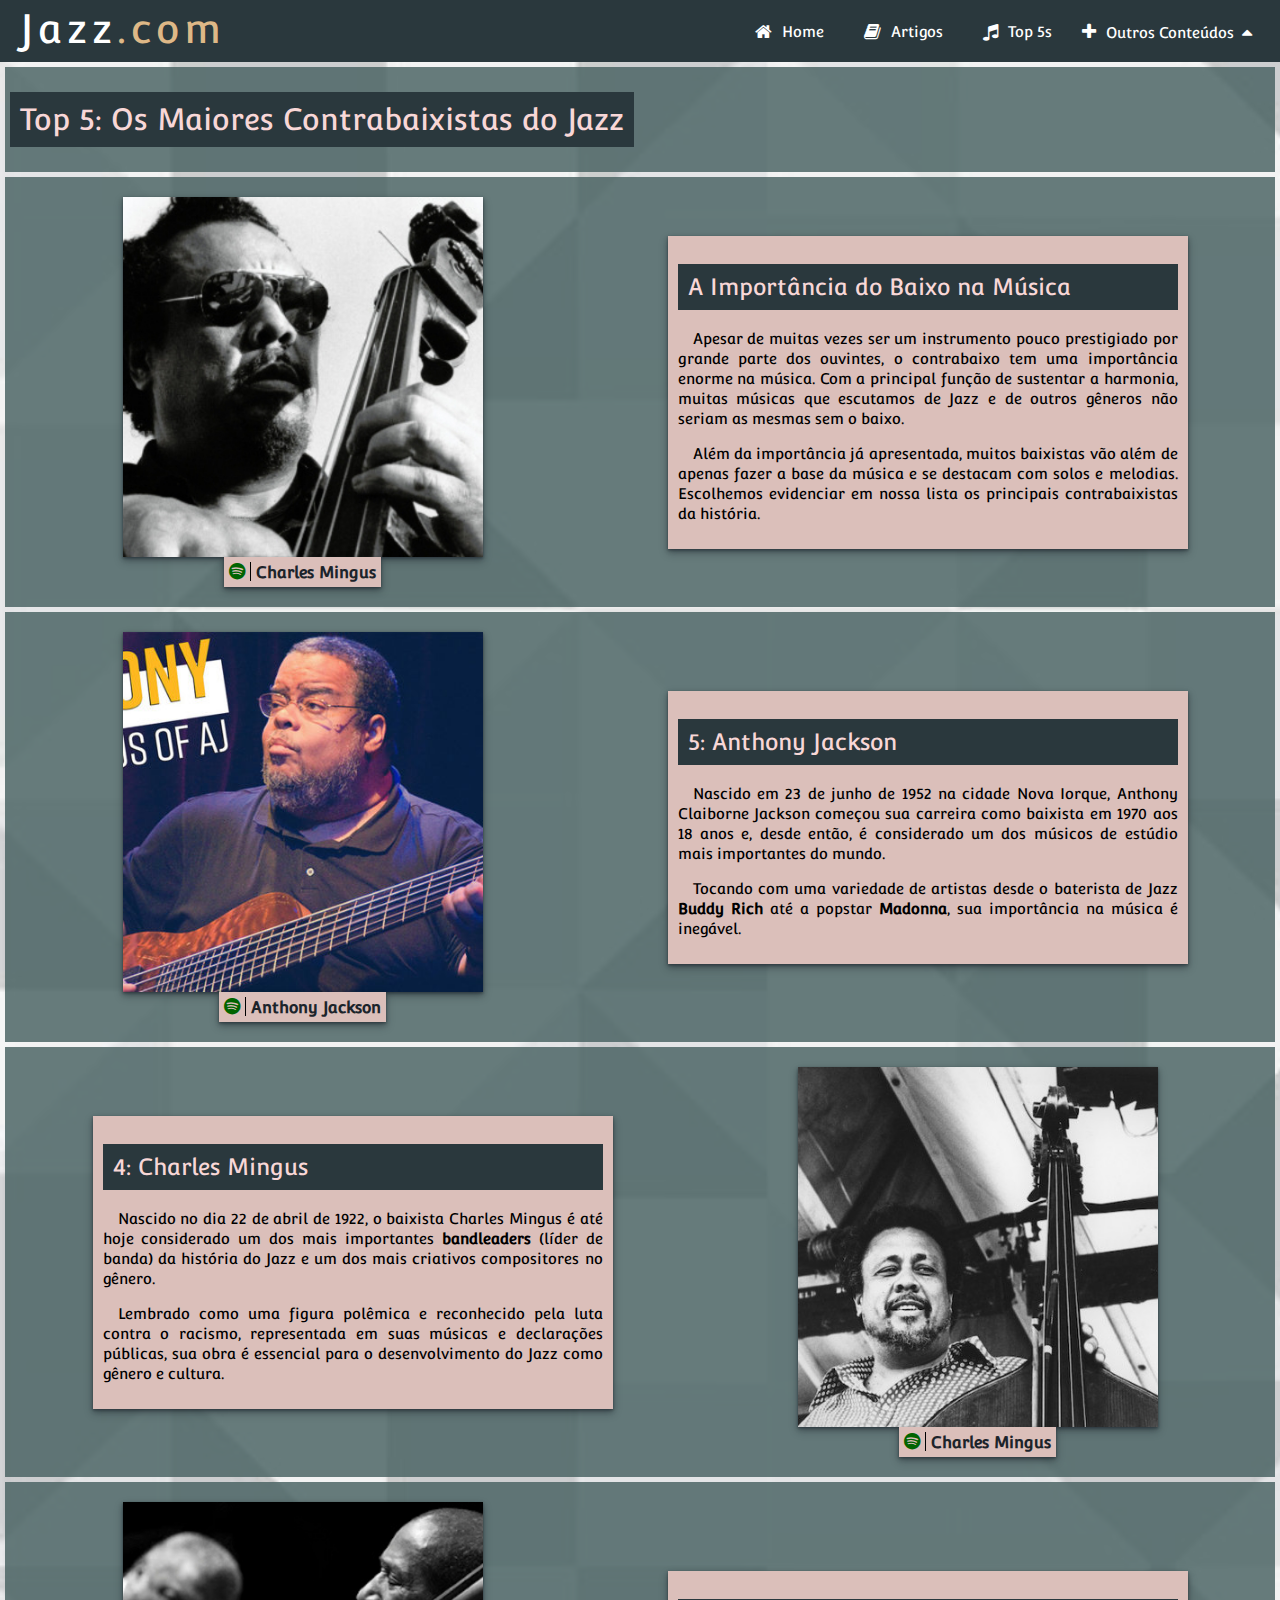
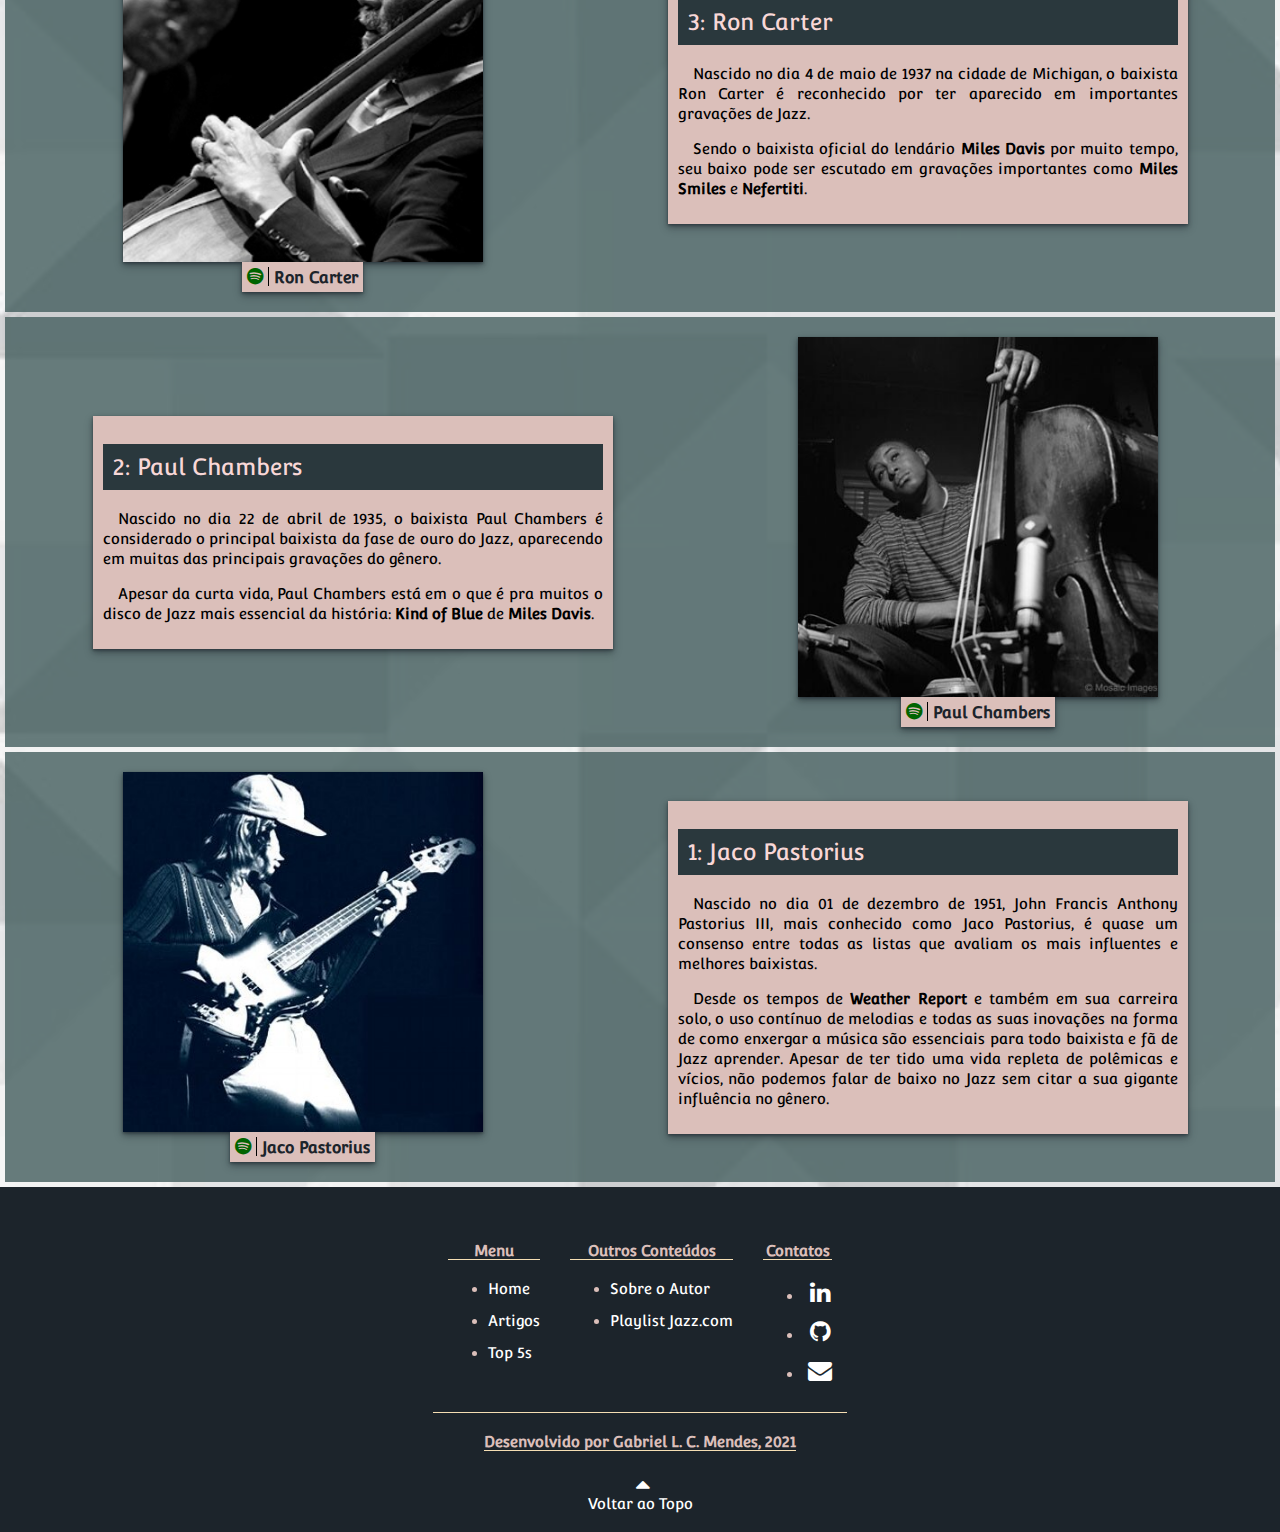
<file: listabaixo.html>
<!DOCTYPE html>
<html lang="en">

<head>
  <meta charset="UTF-8">
  <meta http-equiv="X-UA-Compatible" content="IE=edge">
  <meta name="viewport" content="width=device-width, initial-scale=1.0">
  <link rel="stylesheet" type="text/css" href="css/estilo_header.css">
  <link rel="stylesheet" type="text/css" href="css/estilo_corpo.css">
  <link rel="stylesheet" type="text/css" href="css/estilo_banner.css">
  <link rel="stylesheet" href="https://fonts.googleapis.com/icon?family=Material+Icons">
  <link rel="stylesheet" href="https://cdnjs.cloudflare.com/ajax/libs/font-awesome/4.7.0/css/font-awesome.min.css">
  <link rel="shortcut icon" href="img/favicon.png" type="image/x-icon">
  <title>Jazz.com</title>
</head>

<body>

  <div id="header">

    <div id="logo">
      <a href="index.html">Jazz<span>.com</span></a>
    </div>

    <div class="menu" id="my_menu">

      <div class="menu_content">
        <a href="index.html"><i class="fa fa-home"></i>Home</a>
        <a href="artigos.html"><i class="fa fa-book"></i>Artigos</a>
        <a href="top5s.html"><i class="fa fa-music" aria-hidden="true"></i>
          Top 5s</a>

        <div class="dropdown" onmouseenter="mouseenter()" onmouseleave="hide_dropdown()" onclick="show_hide()">
          <button class="btt_dropdown" id="dropdown"><i class="fa fa-plus" aria-hidden="true"></i>Outros Conteúdos<i
              class="fa fa-caret-up">
            </i>
          </button>

          <div class="dropdown_content">
            <a href="gabriel.html"><i class="fa fa-user" aria-hidden="true"></i>Sobre o Autor</a>
            <a href="https://open.spotify.com/playlist/6j4eMju090KIsAgsbShxAk?si=f2cde002cc424899" target="_blank"
              rel="noopener noreferrer"> <i class="fa fa-spotify"></i> Playlist Jazz.com
            </a>
          </div>

        </div>

      </div>

      <a href="#" onclick="show_menu()" class="menu_btt">
        <i class="material-icons" style="font-size:40px;"> menu</i>
      </a>
    </div>

  </div>

  <div class="container title_container">
    <h1>Top 5: Os Maiores Contrabaixistas do Jazz</h1>
  </div>

  <div class="container text_container">

    <div class="article">
      <img src="img/artigos/baixo.jpg" alt="">
      <span> <a href="https://open.spotify.com/artist/1W8TbFzNS15VwsempfY12H?si=o9hkb1a_RkKR3Sxw0g56cg&dl_branch=1"
          target="_blank" rel="noopener noreferrer">
          <i class="fa fa-spotify" aria-hidden="true"></i>
          Charles Mingus</a></span>
    </div>

    <div class="article text">
      <h2>A Importância do Baixo na Música</h2>
      <p>Apesar de muitas vezes ser um instrumento pouco prestigiado por grande parte dos ouvintes, o contrabaixo
        tem uma importância enorme na música. Com a principal função de sustentar a harmonia, muitas músicas que
        escutamos de Jazz e de outros gêneros não seriam as mesmas sem o baixo.</p>
      <p>Além da importância já apresentada, muitos baixistas vão além de apenas fazer a base da música e se destacam
        com solos e melodias. Escolhemos evidenciar em nossa lista os principais contrabaixistas da história.</p>
    </div>

  </div>

  <div class="container text_container">

    <div class="article">
      <img src="img/artigos/anthonyjackson.jpg" alt="">
      <span> <a href="https://open.spotify.com/artist/4jSvNq6yedPhkC4p3zlznC?si=YC5sb-lGRPyDBZ6laZOUSw&dl_branch=1"
          target="_blank" rel="noopener noreferrer">
          <i class="fa fa-spotify" aria-hidden="true"></i>
          Anthony Jackson</a></span>
    </div>

    <div class="article text">
      <h2>5: Anthony Jackson</h2>
      <p>Nascido em 23 de junho de 1952 na cidade Nova Iorque, Anthony Claiborne Jackson começou sua carreira como
        baixista em 1970 aos 18 anos e, desde então, é considerado um dos músicos de estúdio mais importantes do
        mundo.
      </p>
      <p>Tocando com uma variedade de artistas desde o baterista de Jazz <b>Buddy Rich</b> até a popstar <b>Madonna</b>,
        sua
        importância na música é inegável.
      </p>
    </div>

  </div>

  <div class="container text_container">

    <div class="article text">
      <h2>4: Charles Mingus</h2>
      <p>Nascido no dia 22 de abril de 1922, o baixista Charles Mingus é até hoje considerado um dos mais importantes
        <b>bandleaders</b> (líder de banda) da história do Jazz e um dos mais criativos compositores no gênero.
      </p>
      <p> Lembrado como uma figura polêmica e reconhecido pela luta contra o racismo, representada em suas músicas e
        declarações públicas, sua obra é essencial para o desenvolvimento do Jazz como gênero e cultura.
      </p>
    </div>

    <div class="article">
      <img src="img/artigos/charlesmingus.jpg" alt="">
      <span> <a href="https://open.spotify.com/artist/1W8TbFzNS15VwsempfY12H?si=o9hkb1a_RkKR3Sxw0g56cg&dl_branch=1"
          target="_blank" rel="noopener noreferrer">
          <i class="fa fa-spotify" aria-hidden="true"></i>
          Charles Mingus</a></span>
    </div>

  </div>

  <div class="container text_container">

    <div class="article">
      <img src="img/artigos/roncarter.jpg" alt="">
      <span> <a href="https://open.spotify.com/artist/4wnzivx3OQ3vjrySAdTdJP?si=BJkNMr2pT0W42oxg40fD5w&dl_branch=1"
          target="_blank" rel="noopener noreferrer">
          <i class="fa fa-spotify" aria-hidden="true"></i>
          Ron Carter</a></span>
    </div>

    <div class="article text">
      <h2>3: Ron Carter</h2>
      <p>Nascido no dia 4 de maio de 1937 na cidade de Michigan, o baixista Ron Carter é reconhecido por ter aparecido
        em importantes gravações de Jazz.</p>
      <p>Sendo o baixista oficial do lendário <b>Miles Davis</b> por muito tempo, seu baixo pode ser escutado em
        gravações
        importantes como <b> Miles Smiles</b> e <b>Nefertiti</b>.
      </p>
    </div>

  </div>

  <div class="container text_container">

    <div class="article text">
      <h2>2: Paul Chambers</h2>
      <p>Nascido no dia 22 de abril de 1935, o baixista Paul Chambers é considerado o principal baixista da fase de ouro
        do Jazz, aparecendo em muitas das principais gravações do gênero.</p>
      <p>Apesar da curta vida, Paul Chambers está em o que é pra muitos o disco de Jazz mais essencial da história:
        <b>Kind of Blue</b> de <b>Miles Davis</b>.
      </p>
    </div>

    <div class="article">
      <img src="img/artigos/paulchambers.jfif" alt="">
      <span> <a href="https://open.spotify.com/artist/0M1UOBJZ9tcKJbrbnVlHZG?si=zwIal256RzyfvATt_dDr_A&dl_branch=1"
          target="_blank" rel="noopener noreferrer">
          <i class="fa fa-spotify" aria-hidden="true"></i>
          Paul Chambers</a></span>
    </div>

  </div>

  <div class="container text_container">

    <div class="article">
      <img src="img/artigos/jaco.jpg" alt="">
      <span> <a href="https://open.spotify.com/artist/3U3C9o6UTYNdEsDckpRyvX?si=TSxUpzgYTHGuO9wDYYE_Ng&dl_branch=1"
          target="_blank" rel="noopener noreferrer">
          <i class="fa fa-spotify" aria-hidden="true"></i>
          Jaco Pastorius</a></span>
    </div>

    <div class="article text">
      <h2>1: Jaco Pastorius</h2>
      <p>Nascido no dia 01 de dezembro de 1951, John Francis Anthony Pastorius III, mais conhecido como Jaco Pastorius,
        é quase um consenso entre todas as listas que avaliam os mais influentes e melhores baixistas.</p>
      <p>Desde os tempos de <b>Weather Report</b> e também em sua carreira solo, o uso contínuo de melodias e todas as
        suas
        inovações na forma de como enxergar a música são essenciais para todo baixista e fã de Jazz aprender. Apesar de
        ter tido uma vida repleta de polêmicas e vícios, não podemos falar de baixo no Jazz sem
        citar a sua gigante influência no gênero.
      </p>
    </div>

  </div>

  <div id="footer">

    <div class="footer_content">

      <div class="footer_menu">
        <h4>Menu</h4>
        <ul>
          <li> <a href="index.html">Home</a></li>
        </ul>
        <ul>
          <li> <a href="artigos.html">Artigos</a></li>
        </ul>
        <ul>
          <li> <a href="top5s.html">Top 5s</a></li>
        </ul>
      </div>

      <div class="footer_menu">
        <h4>Outros Conteúdos</h4>
        <ul>
          <li> <a href="gabriel.html">Sobre o Autor</a></li>
        </ul>
        <ul>
          <li> <a href="https://open.spotify.com/playlist/6j4eMju090KIsAgsbShxAk?si=f2cde002cc424899" target="_blank"
              rel="noopener noreferrer">Playlist Jazz.com </a></li>
        </ul>
      </div>

      <div class="footer_menu">
        <h4>Contatos</h4>
        <ul>
          <li> <a href="https://www.linkedin.com/in/gabriel-lucas-c-mendes-2a8ab9187/" target="_blank"
              rel="noopener noreferrer">
              <i class="fa fa-linkedin" aria-hidden="true"></i>
            </a></li>
        </ul>
        <ul>
          <li> <a href="https://github.com/gabrielmendes100" target="_blank" rel="noopener noreferrer">
              <i class="fa fa-github" aria-hidden="true"></i>
            </a></li>
        </ul>
        <ul>
          <li> <a href="mailto: gabriel.lucascolangelo@gmail.com">
              <i class="fa fa-envelope" aria-hidden="true"></i>
            </a></li>
        </ul>
      </div>

    </div>
    <h4>Desenvolvido por Gabriel L. C. Mendes, 2021</h4>

    <a href="#"> <i class="fa fa-caret-up"></i>
      Voltar ao Topo
    </a>

  </div>
</body>

<script src="js/menu.js"></script>

</html>
</file>
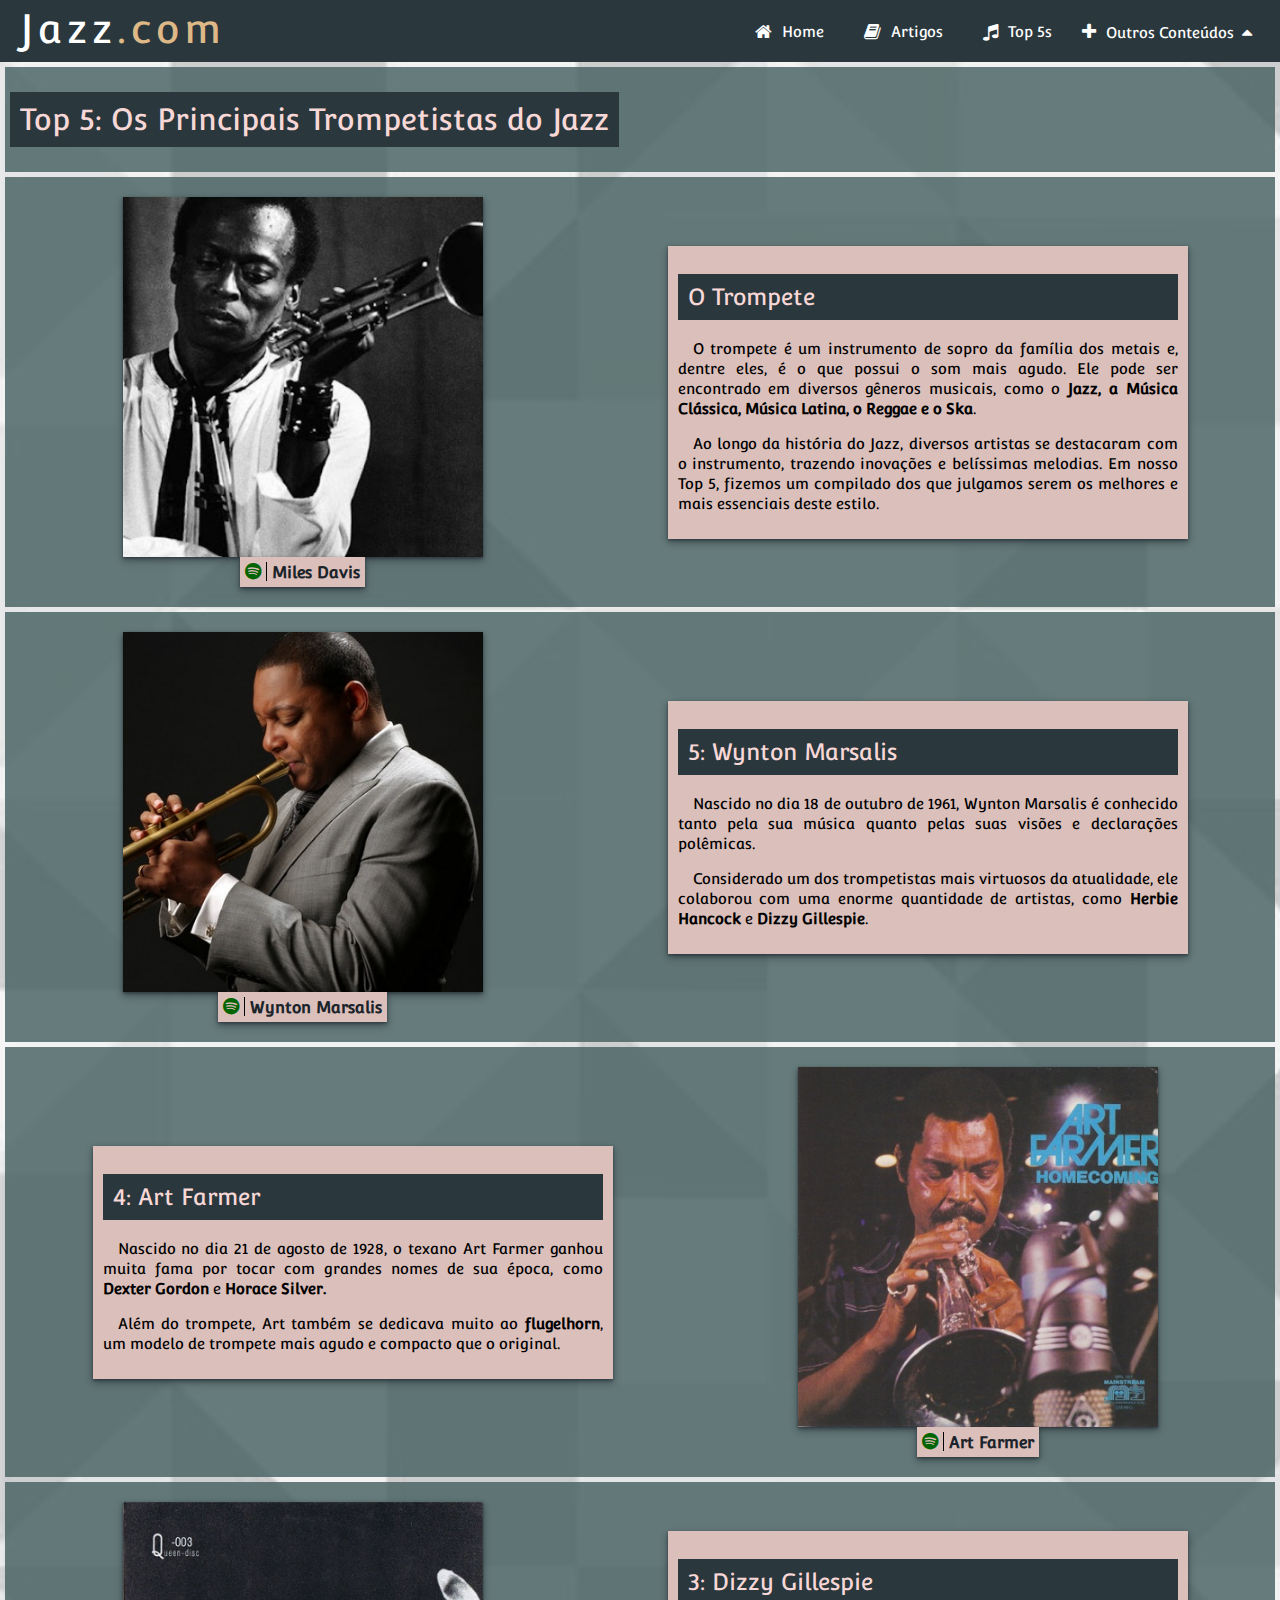
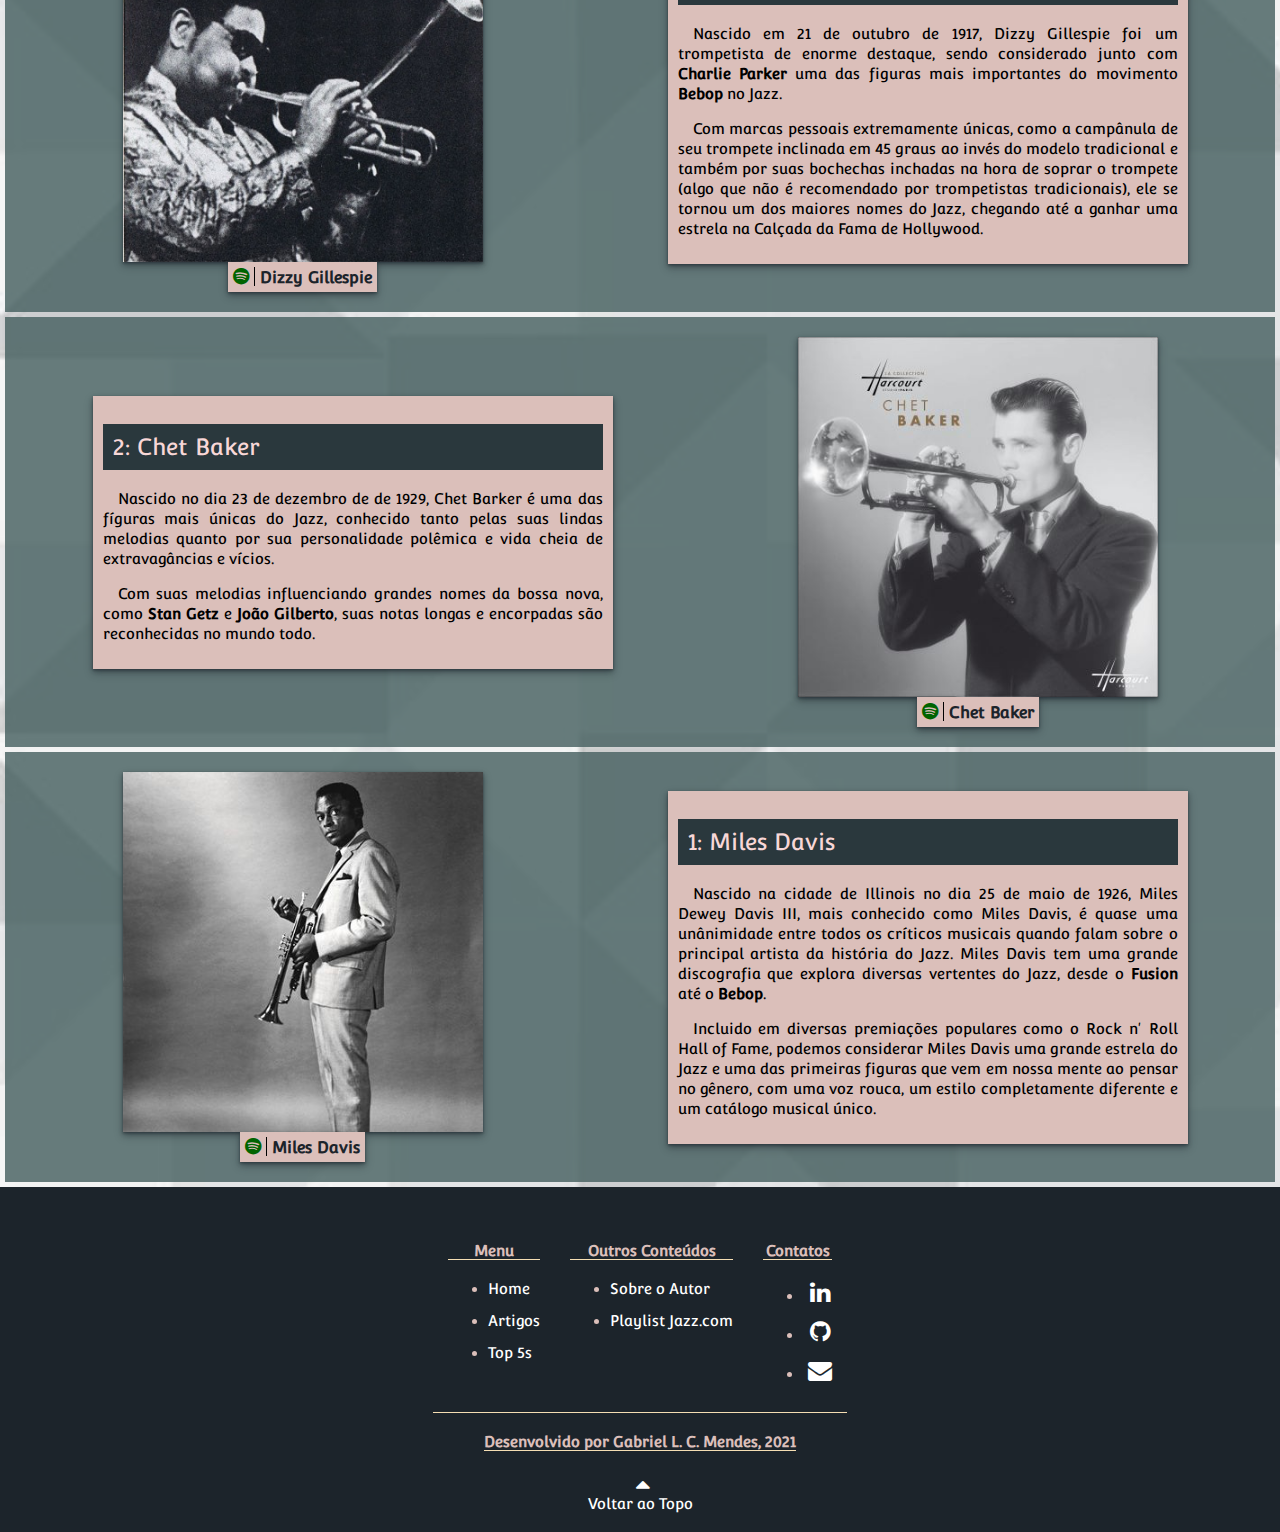
<file: listatrompete.html>
<!DOCTYPE html>
<html lang="en">

<head>
  <meta charset="UTF-8">
  <meta http-equiv="X-UA-Compatible" content="IE=edge">
  <meta name="viewport" content="width=device-width, initial-scale=1.0">
  <link rel="stylesheet" type="text/css" href="css/estilo_header.css">
  <link rel="stylesheet" type="text/css" href="css/estilo_corpo.css">
  <link rel="stylesheet" type="text/css" href="css/estilo_banner.css">
  <link rel="stylesheet" href="https://fonts.googleapis.com/icon?family=Material+Icons">
  <link rel="stylesheet" href="https://cdnjs.cloudflare.com/ajax/libs/font-awesome/4.7.0/css/font-awesome.min.css">
  <link rel="shortcut icon" href="img/favicon.png" type="image/x-icon">
  <title>Jazz.com</title>
</head>

<body>

  <div id="header">

    <div id="logo">
      <a href="index.html">Jazz<span>.com</span></a>
    </div>

    <div class="menu" id="my_menu">

      <div class="menu_content">
        <a href="index.html"><i class="fa fa-home"></i>Home</a>
        <a href="artigos.html"><i class="fa fa-book"></i>Artigos</a>
        <a href="top5s.html"><i class="fa fa-music" aria-hidden="true"></i>
          Top 5s</a>

        <div class="dropdown" onmouseenter="mouseenter()" onmouseleave="hide_dropdown()" onclick="show_hide()">
          <button class="btt_dropdown" id="dropdown"><i class="fa fa-plus" aria-hidden="true"></i>Outros Conteúdos<i
              class="fa fa-caret-up">
            </i>
          </button>

          <div class="dropdown_content">
            <a href="gabriel.html"><i class="fa fa-user" aria-hidden="true"></i>Sobre o Autor</a>
            <a href="https://open.spotify.com/playlist/6j4eMju090KIsAgsbShxAk?si=f2cde002cc424899" target="_blank"
              rel="noopener noreferrer"> <i class="fa fa-spotify"></i> Playlist Jazz.com
            </a>
          </div>

        </div>

      </div>
      <a href="#" onclick="show_menu()" class="menu_btt">
        <i class="material-icons" style="font-size:40px;"> menu</i>
      </a>

    </div>

  </div>

  <div class="container title_container">
    <h1>Top 5: Os Principais Trompetistas do Jazz</h1>
  </div>

  <div class="container text_container">

    <div class="article header">
      <img src="img/artigos/trompete.jpg" alt="">
      <span> <a href="https://open.spotify.com/artist/0kbYTNQb4Pb1rPbbaF0pT4?si=gx_wFKfNS-28n-KzShGJ6A&dl_branch=1"
          target="_blank" rel="noopener noreferrer">
          <i class="fa fa-spotify" aria-hidden="true"></i>
          Miles Davis</a></span>
    </div>

    <div class="article text">
      <h2>O Trompete</h2>
      <p>O trompete é um instrumento de sopro da família dos metais e, dentre eles, é o que possui o som mais agudo. Ele
        pode
        ser encontrado em diversos gêneros musicais, como o <b>Jazz, a Música Clássica, Música Latina, o Reggae e o
          Ska</b>.</p>
      <p>Ao longo da história do Jazz, diversos artistas se destacaram com o instrumento, trazendo inovações e
        belíssimas melodias. Em nosso Top 5, fizemos um compilado dos que julgamos serem os melhores e mais essenciais
        deste estilo. </p>
    </div>

  </div>

  <div class="container text_container">

    <div class="article">
      <img src="img/artigos/wynton.jpg" alt="">
      <span> <a href="https://open.spotify.com/artist/375zxMmh2cSgUzFFnva0O7?si=CdaakHK7RVWOZowpout7IA&dl_branch=1"
          target="_blank" rel="noopener noreferrer">
          <i class="fa fa-spotify" aria-hidden="true"></i>
          Wynton Marsalis</a></span>
    </div>

    <div class="article text">
      <h2>5: Wynton Marsalis</h2>
      <p>Nascido no dia 18 de outubro de 1961, Wynton Marsalis é conhecido tanto pela sua música quanto pelas suas
        visões e
        declarações polêmicas.
      </p>
      <p>Considerado um dos trompetistas mais virtuosos da atualidade, ele colaborou com uma enorme quantidade de
        artistas, como <b>Herbie Hancock</b> e <b>Dizzy Gillespie</b>.
      </p>
    </div>

  </div>

  <div class="container text_container">

    <div class="article text">
      <h2>4: Art Farmer</h2>
      <p>Nascido no dia 21 de agosto de 1928, o texano Art Farmer ganhou muita fama por tocar com grandes nomes de sua
        época, como <b>Dexter Gordon </b>e<b> Horace Silver.</b> </p>
      <p>Além do trompete, Art também se dedicava muito ao <b>flugelhorn</b>, um modelo de trompete mais agudo e
        compacto que o original.</span>
      </p>
    </div>

    <div class="article">
      <img src="img/artigos/art.jpg" alt="">
      <span> <a href="https://open.spotify.com/artist/4L9xEztn5PKQIO5WnI5W3u?si=5Q6Jhc0FQmWb0xSiOYfCDA&dl_branch=1"
          target="_blank" rel="noopener noreferrer">
          <i class="fa fa-spotify" aria-hidden="true"></i>
          Art Farmer</a></span>
    </div>

  </div>

  <div class="container text_container">
    <div class="article">
      <img src="img/artigos/dizzy.jpg" alt="">
      <span> <a href="https://open.spotify.com/artist/5RzjqfPS0Bu4bUMkyNNDpn?si=W4K7bH9xSVa8ZsSWOwfJ6Q&dl_branch=1"
          target="_blank" rel="noopener noreferrer">
          <i class="fa fa-spotify" aria-hidden="true"></i>
          Dizzy Gillespie</a></span>
    </div>

    <div class="article text">
      <h2>3: Dizzy Gillespie</h2>
      <p>Nascido em 21 de outubro de 1917, Dizzy Gillespie foi um trompetista de enorme destaque, sendo considerado
        junto com <b>Charlie Parker</b> uma das figuras mais importantes do movimento <b>Bebop</b> no Jazz.</p>
      <p>Com marcas pessoais extremamente únicas, como a campânula de seu trompete inclinada em 45 graus ao invés do
        modelo tradicional e
        também por suas bochechas inchadas na hora de soprar o trompete (algo que não é recomendado por trompetistas
        tradicionais), ele se tornou um dos maiores nomes do Jazz, chegando até a ganhar uma estrela na Calçada da
        Fama
        de Hollywood.
      </p>
    </div>

  </div>

  <div class="container text_container">

    <div class="article text">
      <h2>2: Chet Baker</h2>
      <p>Nascido no dia 23 de dezembro de de 1929, Chet Barker é uma das fíguras mais únicas do Jazz, conhecido tanto
        pelas suas lindas melodias quanto por sua personalidade
        polêmica e vida cheia de extravagâncias e vícios.</p>
      <p>Com suas melodias influenciando grandes nomes da bossa nova, como <b>Stan Getz</b> e <b>João Gilberto</b>, suas
        notas longas
        e encorpadas são reconhecidas no mundo todo.
      </p>
    </div>

    <div class="article">
      <img src="img/artigos/chet.jpg" alt="">
      <span> <a href="https://open.spotify.com/artist/3rxeQlsv0Sc2nyYaZ5W71T?si=NBEeOwRxSrKGat6U8YKDUg&dl_branch=1"
          target="_blank" rel="noopener noreferrer">
          <i class="fa fa-spotify" aria-hidden="true"></i>
          Chet Baker</a></span>
    </div>

  </div>

  <div class="container text_container">

    <div class="article">
      <img src="img/artigos/miles.jpg" alt="">
      <span> <a href="https://open.spotify.com/artist/0kbYTNQb4Pb1rPbbaF0pT4?si=gx_wFKfNS-28n-KzShGJ6A&dl_branch=1"
          target="_blank" rel="noopener noreferrer">
          <i class="fa fa-spotify" aria-hidden="true"></i>
          Miles Davis</a></span>
    </div>

    <div class="article text">
      <h2>1: Miles Davis</h2>
      <p>Nascido na cidade de Illinois no dia 25 de maio de 1926, Miles Dewey Davis III, mais conhecido como Miles
        Davis, é quase uma unânimidade entre todos os críticos musicais quando falam sobre o principal artista da
        história do
        Jazz. Miles Davis tem uma grande discografia que explora diversas vertentes do Jazz, desde o <b>Fusion</b> até o
        <b>Bebop</b>.
      </p>
      <p>
        Incluido em diversas premiações populares como o Rock n' Roll Hall of Fame, podemos considerar Miles
        Davis uma grande estrela do Jazz e uma das primeiras figuras que vem em nossa mente ao pensar no gênero, com uma
        voz rouca, um estilo completamente diferente e um catálogo musical único.
      </p>
    </div>

  </div>

  <div id="footer">

    <div class="footer_content">

      <div class="footer_menu">
        <h4>Menu</h4>
        <ul>
          <li> <a href="index.html">Home</a></li>
        </ul>
        <ul>
          <li> <a href="artigos.html">Artigos</a></li>
        </ul>
        <ul>
          <li> <a href="top5s.html">Top 5s</a></li>
        </ul>
      </div>

      <div class="footer_menu">
        <h4>Outros Conteúdos</h4>
        <ul>
          <li> <a href="gabriel.html">Sobre o Autor</a></li>
        </ul>
        <ul>
          <li> <a href="https://open.spotify.com/playlist/6j4eMju090KIsAgsbShxAk?si=f2cde002cc424899" target="_blank"
              rel="noopener noreferrer">Playlist Jazz.com </a></li>
        </ul>
      </div>

      <div class="footer_menu">
        <h4>Contatos</h4>
        <ul>
          <li> <a href="https://www.linkedin.com/in/gabriel-lucas-c-mendes-2a8ab9187/" target="_blank"
              rel="noopener noreferrer">
              <i class="fa fa-linkedin" aria-hidden="true"></i>
            </a></li>
        </ul>
        <ul>
          <li> <a href="https://github.com/gabrielmendes100" target="_blank" rel="noopener noreferrer">
              <i class="fa fa-github" aria-hidden="true"></i>
            </a></li>
        </ul>
        <ul>
          <li> <a href="mailto: gabriel.lucascolangelo@gmail.com">
              <i class="fa fa-envelope" aria-hidden="true"></i>
            </a></li>
        </ul>
      </div>

    </div>
    <h4>Desenvolvido por Gabriel L. C. Mendes, 2021</h4>

    <a href="#"> <i class="fa fa-caret-up"></i>
      Voltar ao Topo
    </a>

  </div>

</body>

<script src="js/menu.js"></script>

</html>
</file>
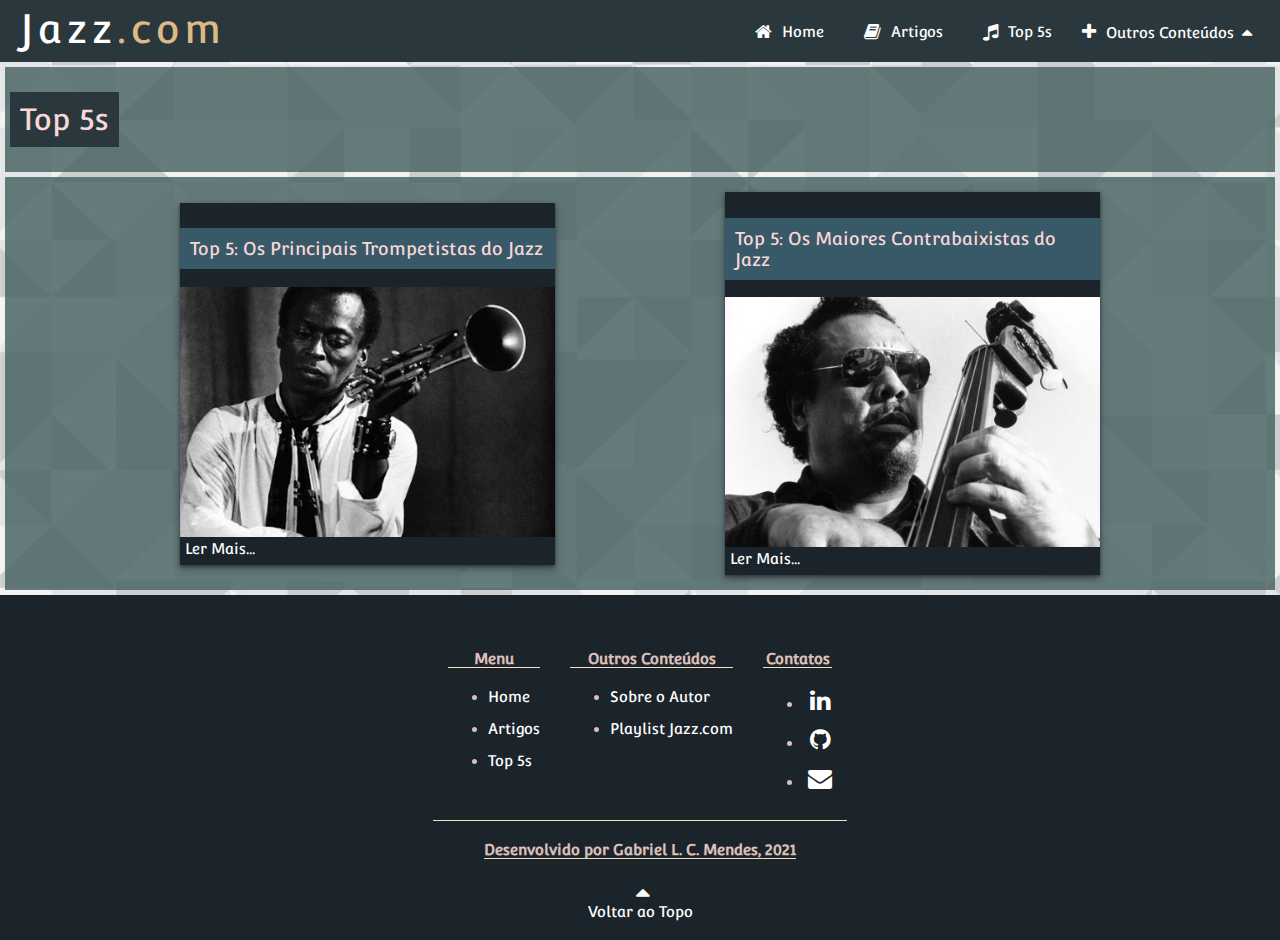
<file: top5s.html>
<!DOCTYPE html>
<html lang="en">

<head>
  <meta charset="UTF-8">
  <meta http-equiv="X-UA-Compatible" content="IE=edge">
  <meta name="viewport" content="width=device-width, initial-scale=1.0">
  <link rel="stylesheet" type="text/css" href="css/estilo_header.css">
  <link rel="stylesheet" type="text/css" href="css/estilo_corpo.css">
  <link rel="stylesheet" type="text/css" href="css/estilo_banner.css">
  <link rel="stylesheet" href="https://fonts.googleapis.com/icon?family=Material+Icons">
  <link rel="stylesheet" href="https://cdnjs.cloudflare.com/ajax/libs/font-awesome/4.7.0/css/font-awesome.min.css">
  <link rel="shortcut icon" href="img/favicon.png" type="image/x-icon">
  <title>Jazz.com</title>
</head>

<body>

  <div id="header">

    <div id="logo">
      <a href="index.html">Jazz<span>.com</span></a>
    </div>

    <div class="menu" id="my_menu">

      <div class="menu_content">
        <a href="index.html"><i class="fa fa-home"></i>Home</a>
        <a href="artigos.html"><i class="fa fa-book"></i>Artigos</a>
        <a href="top5s.html"><i class="fa fa-music" aria-hidden="true"></i>
          Top 5s</a>

        <div class="dropdown" onmouseenter="mouseenter()" onmouseleave="hide_dropdown()" onclick="show_hide()">
          <button class="btt_dropdown" id="dropdown"><i class="fa fa-plus" aria-hidden="true"></i>Outros Conteúdos<i
              class="fa fa-caret-up">
            </i>
          </button>

          <div class="dropdown_content">
            <a href="gabriel.html"><i class="fa fa-user" aria-hidden="true"></i>Sobre o Autor</a>
            <a href="https://open.spotify.com/playlist/6j4eMju090KIsAgsbShxAk?si=f2cde002cc424899" target="_blank"
              rel="noopener noreferrer"> <i class="fa fa-spotify"></i> Playlist Jazz.com
            </a>
          </div>

        </div>

      </div>
      <a href="#" onclick="show_menu()" class="menu_btt">
        <i class="material-icons" style="font-size:40px;"> menu</i>
      </a>
    </div>

  </div>

  <div class="container title_container">
    <h1>Top 5s</h1>
  </div>

  <div class="container item_container">

    <div class="item">
      <a href="listatrompete.html">
        <h3>Top 5: Os Principais Trompetistas do Jazz</h3>
        <img src="img/trompete.jpg">
        <span>Ler Mais...</span>
      </a>
    </div>

    <div class="item">
      <a href="listabaixo.html">
        <h3>Top 5: Os Maiores Contrabaixistas do Jazz</h3>
        <img src="img/baixo.jpg">
        <span>Ler Mais...</span>
      </a>
    </div>

  </div>

  <div id="footer">

    <div class="footer_content">

      <div class="footer_menu">
        <h4>Menu</h4>
        <ul>
          <li> <a href="index.html">Home</a></li>
        </ul>
        <ul>
          <li> <a href="artigos.html">Artigos</a></li>
        </ul>
        <ul>
          <li> <a href="top5s.html">Top 5s</a></li>
        </ul>
      </div>

      <div class="footer_menu">
        <h4>Outros Conteúdos</h4>
        <ul>
          <li> <a href="gabriel.html">Sobre o Autor</a></li>
        </ul>
        <ul>
          <li> <a href="https://open.spotify.com/playlist/6j4eMju090KIsAgsbShxAk?si=f2cde002cc424899" target="_blank"
              rel="noopener noreferrer">Playlist Jazz.com </a></li>
        </ul>
      </div>

      <div class="footer_menu">
        <h4>Contatos</h4>
        <ul>
          <li> <a href="https://www.linkedin.com/in/gabriel-lucas-c-mendes-2a8ab9187/" target="_blank"
              rel="noopener noreferrer">
              <i class="fa fa-linkedin" aria-hidden="true"></i>
            </a></li>
        </ul>
        <ul>
          <li> <a href="https://github.com/gabrielmendes100" target="_blank" rel="noopener noreferrer">
              <i class="fa fa-github" aria-hidden="true"></i>
            </a></li>
        </ul>
        <ul>
          <li> <a href="mailto: gabriel.lucascolangelo@gmail.com">
              <i class="fa fa-envelope" aria-hidden="true"></i>
            </a></li>
        </ul>
      </div>

    </div>
    <h4>Desenvolvido por Gabriel L. C. Mendes, 2021</h4>

    <a href="#"> <i class="fa fa-caret-up"></i>
      Voltar ao Topo
    </a>

  </div>

</body>
<script src="js/menu.js"></script>

</html>
</file>
<file: css/estilo_header.css>
#header{
    display: flex;
    padding-top: 5px;
    padding-bottom: 0px;
    padding-left: 20px;
    justify-content: space-between;
    background-color:#2a383d;
    font-weight: 400;
    margin: 0px;
    position: sticky;
    top:0;
    z-index: 1;
}

#logo{
    font-size:45px;
    letter-spacing: 5px;
}

a{
    color: white;
    text-decoration: none;
}

#logo span{
    color: burlywood;
}

.menu{
    padding:8px;
}

.menu_content{
    display: flex;
    justify-content: flex-end;
}

.menu_content a{
    display: flex;
    padding: 10px 20px;
    text-align: left;
}

.dropdown .btt_dropdown{
    padding: 10px;
    font-size: 20px;
    border: none;
    outline: none;
    color: white;
    background-color: inherit;
    font-family: inherit;
    cursor: pointer;
}

.dropdown .fa-caret-up{
    padding-left: 8px; 
    padding-bottom: 3px;
}

.dropdown_content{
    position: absolute;
    display: none;
    background-color: #2a383d;
    width: max-content;
    margin: auto;
}

.dropdown_content a{
    padding:25px;
    padding-right: 20px;
    padding-left: 13px;
}

.menu_content i{
    padding-right: 10px;
    font-size: larger;
}

.menu .menu_btt{
    display: none;
    position: absolute;
    top: 6px;
    left: 2px;
}

.menu_content a:hover, #footer a:hover{
    color: wheat ;
    transition: 0.3s;
}

@media(max-width: 1440px){
    #logo{
        font-size:40px;
    }

    .dropdown .btt_dropdown{
        font-size: 15px;
   }
   
}

@media(max-width: 800px){
    #header{
        text-align: center;
        flex-direction: column;
        padding-left: 0px;
        padding: 10px;
   }
   
    #logo{
        font-size: 25px;
   }
   
    .menu{
        padding: 0px;
   }
   
    .menu a, .dropdown .btt_dropdown{
        display: none;
   }
   
    .menu_content, .menu .menu_btt{
        display: block;
   }
   
    .menu.responsive .menu_content a{
        display: block;
        text-align: center;
        padding:20px;
        float: none;
   }
   
    .menu.responsive .dropdown{
        float: none;
   }
   
    .menu.responsive .dropdown_content{
        position: relative;
        background-color: inherit;
   }
   
    .menu.responsive .dropdown_content a{
        position: relative;
        background-color: inherit;
   }
   
    .menu.responsive .dropdown .btt_dropdown{
        display: block;
        width: 100%;
   }
   
}
</file>
<file: css/estilo_corpo.css>
@import url('https://fonts.googleapis.com/css2?family=Convergence&display=swap');
 html {
    scroll-behavior: smooth;
  }
  
 body{
     font-family: 'Convergence', sans-serif;
     font-size: 20px;
     background-image: url(../img/background.jpg);
     background-repeat: no-repeat;
     background-size: cover;
     margin: 0%;
     padding: 0%;
}

 .container{
     display: flex;
     margin: 5px;
     padding: 5px;
     text-align: justify;
     background-color:#466060d0;
}

 .title_container{
     flex-direction: column;
     text-align: center;
}

 .title_container #logo{
     margin: 5px auto;
}

 .title_container h1{
     width: max-content;
}

 .text_container{
     padding: 10px;
}

 h1, h2, h3{
     color: #f8d7d7;
     padding: 10px;
}

 h1, h2{
     background-color:#2A383D;
     font-weight: 500;
}

 h3{
     background-color:#375968;
}

 .title_container ,h2{
     padding: 20px auto;
}

.text_container{
    display: flex;
    justify-content: space-around;
}

 .text_container h2{
     text-align: start;
}

 .article{
     display: flex;
     flex-direction: column;
     margin: 5px;
     padding:5px;
}

 .article img{
     width: 90%;
     margin: auto;
}

 .article img, .article span, .text, .item, #img_container{
     box-shadow:
     0 1px 2px #1c242b62, 
     0 2px 4px #1c242b62, 
     0 4px 8px #1c242b62;
}

 .article span{
     margin: auto;
     padding: 5px;
     font-size: medium;
     font-weight: 600;
     color: #0E0F19;
     background-color: #DBBFBA;
}

 .article span a{
     color: #1C242B;
}

 .article span a i{
     font-size:larger;
     font-weight: 600;
     padding-right: 5px;
     border-right: 1px solid black;
}

.article span a .fa{
    font-weight: 100;
}

.article span a .fa-spotify{
    color: darkgreen;
}

 .text{
     font-weight: 550;
     margin: auto 0px;
     display: block;
     width: 40%;
     padding: 10px;
     background-color:#DBBFBA;
}

 .text p{
     text-indent: 15px;
     line-height: 20px;
}

 .item_container{
     flex-wrap: wrap;
     justify-content: space-evenly;
     align-items:center;
     padding: 10px;
}

 .item{
     text-align: left;
     display: flex;
     flex-direction: column;
     background-color: #1C242B;
     padding: 8px 0px;
     width: 30%;
     height: fit-content;
     margin: 5px;
}

 .item:hover{
     width: 30.5%;
     transition: 0.4s;
}

 .item h3{
     font-weight: 500;
     padding: 10px;
}

 .item span{
     padding: 5px;
}

 .item img{
     width:100%;
}

 #footer{
     padding: 20px;
     text-align: center;
     display: flex;
     flex-direction: column;
     align-items: center;
     background-color: #1C242B;
     color:#DBBFBA;
}

 #footer h4, .footer_content{
     border-bottom: 1px solid wheat;
}

 #footer .footer_content{
     display: flex;
     justify-content: space-between;
     flex-wrap: wrap;
}

 #footer .footer_menu{
     margin: 15px;
     text-align: left;
}

 #footer .footer_menu h4{
     text-align: center;
}

 #footer i{
     font-size:x-large;
     padding-left:5px;
     display: block;
     text-align: center;
}

 @media(max-width: 1440px){
     body{
         font-size: 15px;
    }
    
}

 @media(max-width: 800px){
     body{
         font-size: 14px;
    }
    
     .title_container h1, .title_container h2{
         text-align: center;
         margin: 0px auto;
         width: fit-content;
    }
    
     .text_container{
         display: block;
    }
    
     #banner img{
         width: 80%;
    }
    
     .article img{
         width: 60%;
    }
    
     .text{
         width: 90%;
         margin: auto;
    }
    
     .item{
         text-align: center;
         width:80%;
    }
    
     .item:hover{
         width: 81%;
    }
    
     #footer{
         font-size: 15px;
    }
    
}

 @media(max-width: 600px){
     .title_container #logo h1{
         font-size: 40px;
    }
    
     .title_container h1{
         font-size: 25px;
    }
    
     .title_container h2{
         font-size: 15px;
    }
    
     .article img{
         width: 90%;
    }

    .item{
        text-align: center;
        width:90%;
   }
   
    .item:hover{
        width: 91%;
   }
    
}
</file>
<file: css/estilo_banner.css>
#img_container {
  position: relative;
  z-index: 0;
  margin: 0px auto;
  width: 60%;
}

#img_container img{
  width: 100%;
}

.slide{
  display: none;
}

.prev, .next {
  cursor: pointer;
  position: absolute;
  padding:2%;
  color:#F8C7CC;
  border: 2PX solid #a08285;
  bottom:50%;
  background-color:#21282a;
  transition: 0.2s;
}

.prev i , .next i{
  font-weight: bolder;
  font-size: larger;
}

.next {
  right: 0;
}

.prev:hover, .next:hover {
  color: #f8d7d7;
  border: 2PX solid #f8d7d7;
}

.n_text{
  color: #f8d7d7;
  background-color:#3e525a;
  font-size: 20px;
  padding:1%;
  position: absolute;
  top: 2;
}

.i_text {
  background-color:#2A383D;
  color: #f8d7d7;
  height: fit-content;
  padding: 10px;
  display: block;
  font-size: 24px;
  font-weight: 500;
  text-align: center;
}

.wall{
  -webkit-animation-name: fade;
  -webkit-animation-duration: 1.5s;
  animation-name: fade;
  animation-duration: 1.5s;
}

.fade {
  -webkit-animation-name: fade;
  -webkit-animation-duration: 1.5s;
  animation-name: fade;
  animation-duration: 1.5s;
}

@keyframes fade{
  from{
      opacity: 0.2;
 }

  to{
      opacity: 1;
 }

}

@-webkit-keyframes fade{
  from{
      opacity: 0.2;
 }

  to{
      opacity: 1;
 }

}

@media only screen and (max-width: 1440px) {
  .n_text{
      font-size: 15px;
 }

  .i_text{
      font-size: 19px;
 }

}

@media only screen and (max-width: 800px) {
  #img_container{
      width: 95%;
 }

  .n_text, .prev,.next{
      font-size: 12px 
 }

}

@media only screen and (max-width: 600px) {
  
  #img_container{
      width: 100%;
 }

  .prev,.next{
      padding: 3.5%;
 }

  .i_text{
      font-size: 14px;
 }

}
</file>
